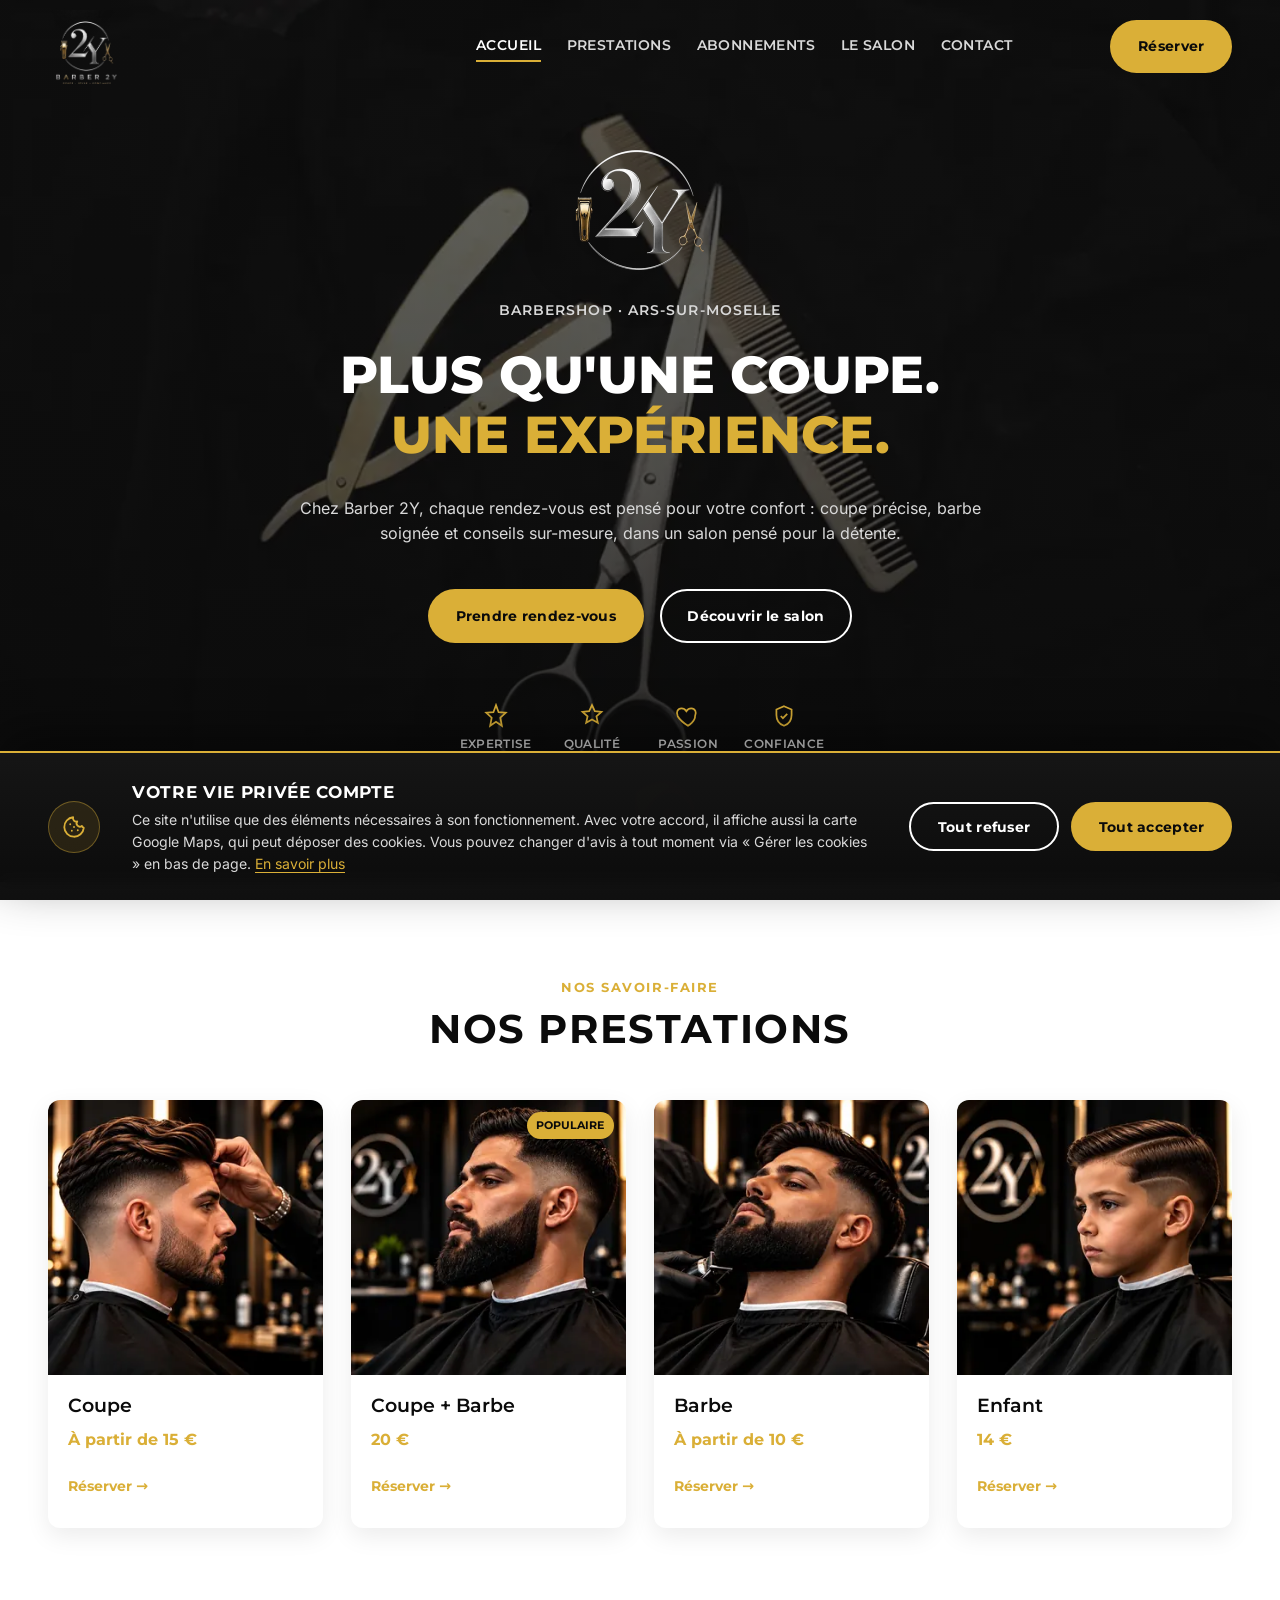
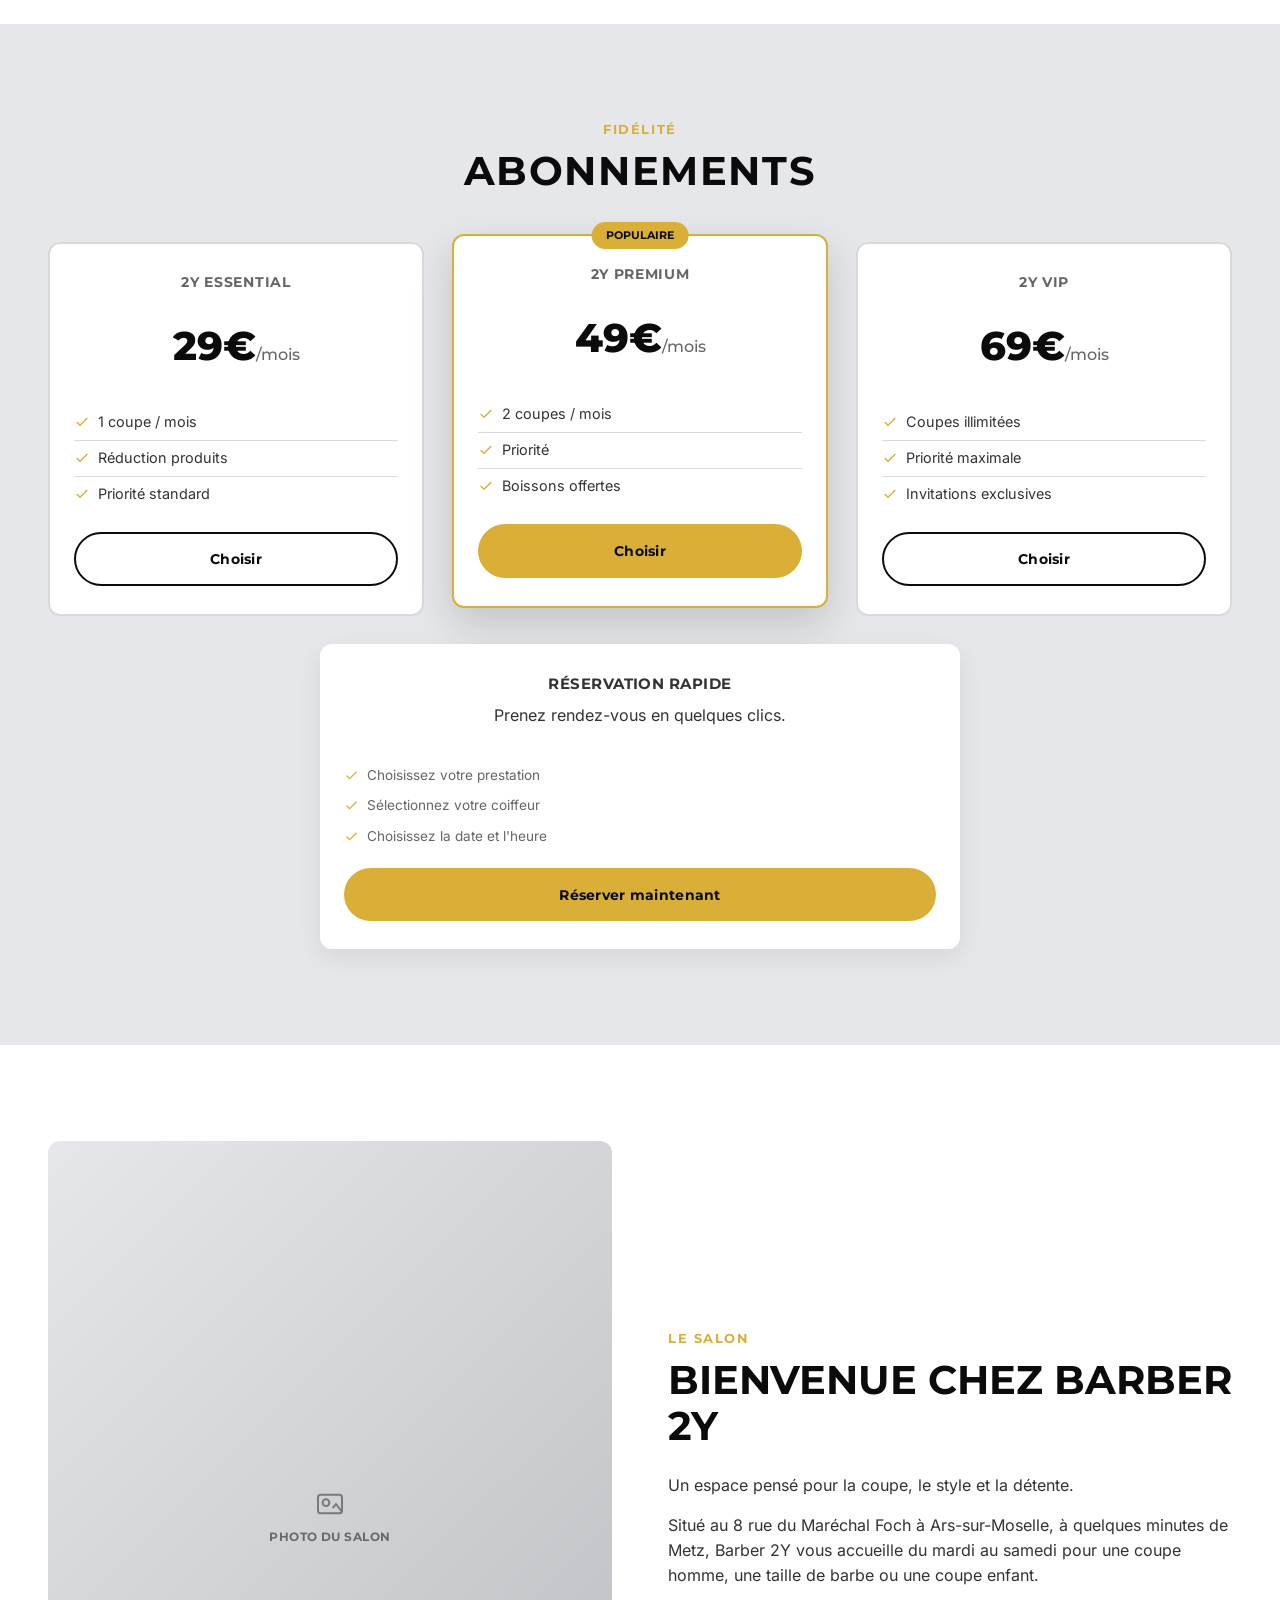
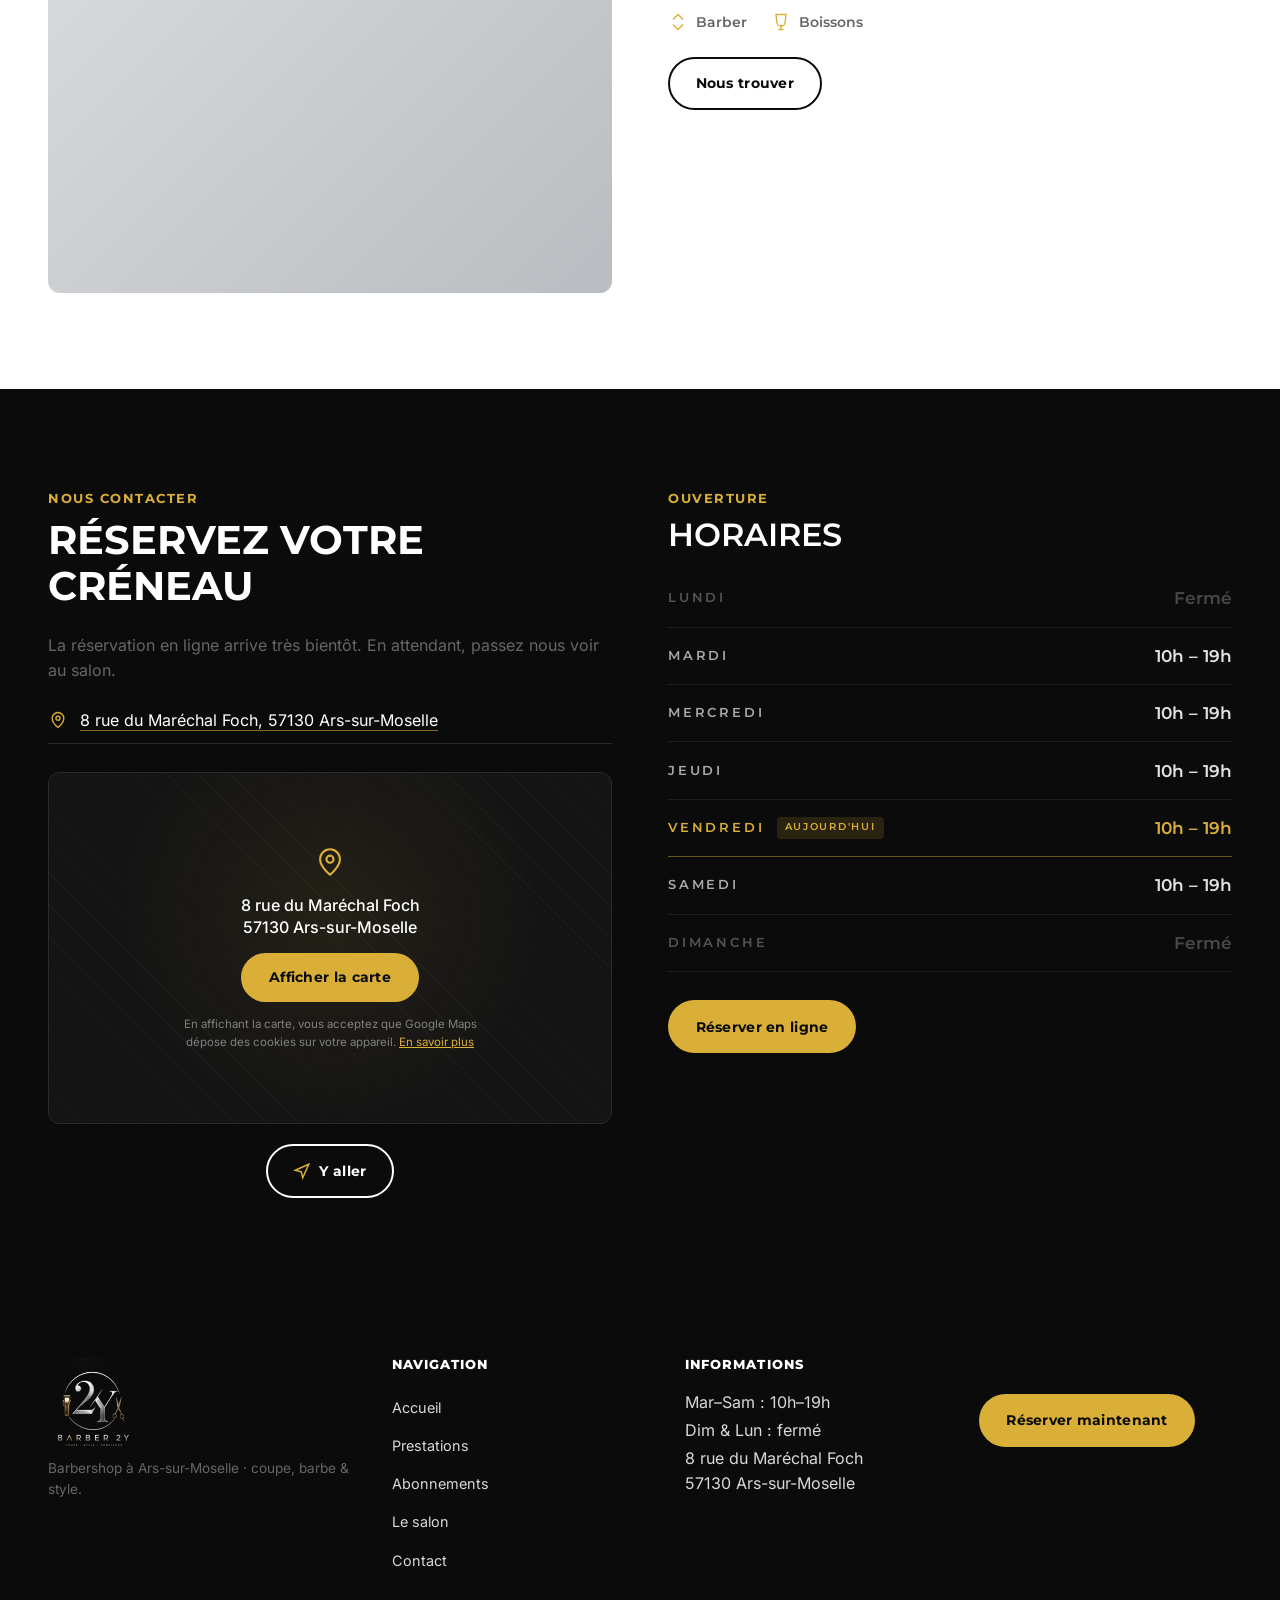
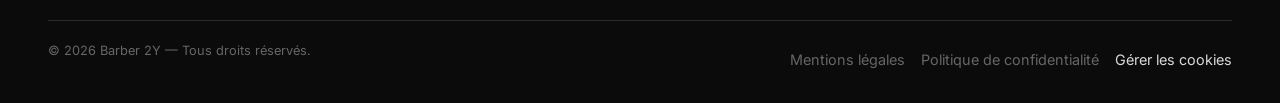
<file: index.html>
<!--
  TODO avant mise en ligne définitive (Hostinger, domaine barber2y.fr) :
  - Téléphone / email : retirer l'attribut hidden des lignes data-todo="tel" / "email" et compléter (+ "telephone" dans le JSON-LD)
  - Réseaux sociaux : renseigner SOCIAL_LINKS dans script.js (les liens et la section Instagram s'affichent seuls) + "sameAs" dans le JSON-LD
  - Planity : renseigner BOOKING_URL dans script.js (tous les liens .js-booking basculent dessus)
  - Photos : remplacer les blocs .ph (placeholders gris) par des <picture> WebP (cf. images/prestations), en gardant width/height
-->
<!doctype html>
<html lang="fr">
<head>
  <meta charset="UTF-8" />
  <meta name="viewport" content="width=device-width, initial-scale=1.0" />
  <title>Barber 2Y — Barbershop à Ars-sur-Moselle, près de Metz | Coupe &amp; barbe</title>
  <meta name="description" content="Barber 2Y, barbershop à Ars-sur-Moselle à quelques minutes de Metz : coupe homme dès 15 €, taille de barbe, coupe enfant. Ouvert du mardi au samedi, 10h–19h." />
  <meta name="author" content="Barber 2Y" />
  <meta name="robots" content="index, follow" />
  <link rel="canonical" href="https://www.barber2y.fr/" />

  <!-- Open Graph -->
  <meta property="og:type" content="website" />
  <meta property="og:url" content="https://www.barber2y.fr/" />
  <meta property="og:title" content="Barber 2Y — Barbershop à Ars-sur-Moselle" />
  <meta property="og:description" content="Plus qu'une coupe, une expérience. Coupe homme, barbe et coupe enfant à Ars-sur-Moselle, près de Metz." />
  <meta property="og:image" content="https://www.barber2y.fr/images/og-image.png" />
  <meta property="og:image:width" content="1200" />
  <meta property="og:image:height" content="630" />
  <meta property="og:image:alt" content="Barber 2Y — barbershop à Ars-sur-Moselle" />
  <meta property="og:locale" content="fr_FR" />
  <meta property="og:site_name" content="Barber 2Y" />

  <!-- Twitter Card -->
  <meta name="twitter:card" content="summary_large_image" />
  <meta name="twitter:title" content="Barber 2Y — Barbershop à Ars-sur-Moselle" />
  <meta name="twitter:description" content="Plus qu'une coupe, une expérience. Coupe homme, barbe et coupe enfant près de Metz." />
  <meta name="twitter:image" content="https://www.barber2y.fr/images/og-image.png" />

  <!-- Schema JSON-LD : commerce local -->
  <script type="application/ld+json">
  {
    "@context": "https://schema.org",
    "@type": "BarberShop",
    "@id": "https://www.barber2y.fr/#salon",
    "name": "Barber 2Y",
    "legalName": "BARBER 2Y",
    "description": "Barbershop à Ars-sur-Moselle, près de Metz : coupe homme, taille de barbe et coupe enfant.",
    "url": "https://www.barber2y.fr/",
    "logo": "https://www.barber2y.fr/images/logo/icon-512.png",
    "image": "https://www.barber2y.fr/images/og-image.png",
    "priceRange": "10 € – 20 €",
    "currenciesAccepted": "EUR",
    "address": {
      "@type": "PostalAddress",
      "streetAddress": "8 rue du Maréchal Foch",
      "addressLocality": "Ars-sur-Moselle",
      "postalCode": "57130",
      "addressRegion": "Grand Est",
      "addressCountry": "FR"
    },
    "geo": {
      "@type": "GeoCoordinates",
      "latitude": 49.0759945,
      "longitude": 6.0756545
    },
    "hasMap": "https://www.google.com/maps/search/?api=1&query=Barber+2Y+8+rue+du+Mar%C3%A9chal+Foch+57130+Ars-sur-Moselle",
    "areaServed": ["Ars-sur-Moselle", "Metz", "Jouy-aux-Arches", "Moulins-lès-Metz", "Ancy-Dornot", "Gravelotte", "Vaux"],
    "openingHoursSpecification": [
      {
        "@type": "OpeningHoursSpecification",
        "dayOfWeek": ["Tuesday", "Wednesday", "Thursday", "Friday", "Saturday"],
        "opens": "10:00",
        "closes": "19:00"
      }
    ],
    "makesOffer": [
      { "@type": "Offer", "itemOffered": { "@type": "Service", "name": "Coupe homme" }, "priceSpecification": { "@type": "PriceSpecification", "minPrice": 15, "priceCurrency": "EUR" } },
      { "@type": "Offer", "itemOffered": { "@type": "Service", "name": "Coupe + barbe" }, "price": 20, "priceCurrency": "EUR" },
      { "@type": "Offer", "itemOffered": { "@type": "Service", "name": "Taille de barbe" }, "priceSpecification": { "@type": "PriceSpecification", "minPrice": 10, "priceCurrency": "EUR" } },
      { "@type": "Offer", "itemOffered": { "@type": "Service", "name": "Coupe enfant" }, "price": 14, "priceCurrency": "EUR" }
    ]
  }
  </script>

  <!-- Favicons / PWA -->
  <link rel="icon" href="favicon.ico" sizes="32x32" />
  <link rel="apple-touch-icon" href="images/logo/apple-touch-icon.png" />
  <link rel="manifest" href="manifest.json" />
  <meta name="theme-color" content="#0b0b0b" />

  <!-- Polices -->
  <link rel="preload" href="fonts/montserrat-latin.woff2" as="font" type="font/woff2" crossorigin />
  <link rel="preload" href="fonts/inter-latin.woff2" as="font" type="font/woff2" crossorigin />

  <link rel="preload" as="image" href="images/hero-poster.webp" type="image/webp" />
  <link rel="stylesheet" href="style.css" />
</head>
<body>
  <a href="#main-content" class="skip-link">Aller au contenu</a>

  <header class="header">
    <div class="container header__inner">
      <a href="#accueil" class="brand" aria-label="Barber 2Y — accueil">
        <picture><source srcset="images/logo/logo-header-160.webp" type="image/webp" /><img class="brand__wordmark" src="images/logo/logo-header-160.png" width="153" height="160" alt="Barber 2Y" fetchpriority="high" /></picture>
        <div class="brand__popout" aria-hidden="true">
          <picture><source srcset="images/logo/emblem-264.webp" type="image/webp" /><img class="brand__badge" src="images/logo/emblem-264.png" width="264" height="264" alt="" /></picture>
          <p class="brand__name">
            <span class="brand__name-main">Barber <span class="brand__name-accent">2Y</span></span>
            <span class="brand__name-tag">Coupe &middot; Style &middot; Confiance</span>
          </p>
        </div>
      </a>

      <!-- Fond assombri derrière le menu mobile (clic = fermeture) -->
      <div class="nav-backdrop" id="nav-backdrop" hidden></div>

      <nav class="nav" id="site-nav" data-open="false" aria-label="Navigation principale">
        <div class="nav__head">
          <picture><source srcset="images/logo/emblem-264.webp" type="image/webp" /><img class="nav__logo" src="images/logo/emblem-264.png" width="264" height="264" alt="" /></picture>
          <button type="button" class="nav__close" id="nav-close" aria-label="Fermer le menu">
            <svg viewBox="0 0 24 24" fill="none" stroke="currentColor" stroke-width="2" stroke-linecap="round" aria-hidden="true"><path d="M6 6l12 12M18 6L6 18"/></svg>
          </button>
        </div>

        <a class="nav__link" href="#accueil"><span class="nav__num" aria-hidden="true">01</span>Accueil</a>
        <a class="nav__link" href="#prestations"><span class="nav__num" aria-hidden="true">02</span>Prestations</a>
        <a class="nav__link" href="#abonnements"><span class="nav__num" aria-hidden="true">03</span>Abonnements</a>
        <a class="nav__link" href="#salon"><span class="nav__num" aria-hidden="true">04</span>Le salon</a>
        <a class="nav__link" href="#contact"><span class="nav__num" aria-hidden="true">05</span>Contact</a>

        <div class="nav__foot">
          <a href="#contact" class="btn btn-primary btn-block js-booking">Réserver un créneau</a>
          <p class="nav__info">
            <svg viewBox="0 0 24 24" fill="none" stroke="currentColor" stroke-width="1.6" aria-hidden="true"><circle cx="12" cy="12" r="9"/><path d="M12 7v5l3 3"/></svg>
            Mar&ndash;Sam &middot; 10h&ndash;19h
          </p>
          <a class="nav__info nav__info--link" href="https://www.google.com/maps/dir/?api=1&amp;destination=8%20rue%20du%20Mar%C3%A9chal%20Foch%2C%2057130%20Ars-sur-Moselle" target="_blank" rel="noopener" data-directions>
            <svg viewBox="0 0 24 24" fill="none" stroke="currentColor" stroke-width="1.6" aria-hidden="true"><path d="M12 21s-7-5.6-7-11a7 7 0 0114 0c0 5.4-7 11-7 11z"/><circle cx="12" cy="10" r="2.5"/></svg>
            8 rue du Maréchal Foch, Ars-sur-Moselle
          </a>
        </div>
      </nav>

      <div class="header__actions">
        <a href="#contact" class="btn btn-primary js-booking">Réserver</a>
        <button class="nav-toggle" id="nav-toggle" aria-controls="site-nav" aria-expanded="false" aria-label="Ouvrir le menu">
          <span></span>
        </button>
      </div>
    </div>
  </header>

  <main id="main-content">
    <!-- ============ HERO ============ -->
    <section class="hero" id="accueil">
      <video class="hero__video" autoplay muted loop playsinline preload="auto" poster="images/hero-poster.webp" aria-hidden="true">
        <source src="video/hero-854.mp4" type="video/mp4" media="(max-width: 900px)" />
        <source src="video/hero-1280.mp4" type="video/mp4" />
      </video>
      <div class="hero__overlay"></div>

      <div class="hero__content">
        <picture><source srcset="images/logo/emblem-264.webp" type="image/webp" /><img class="hero__logo" src="images/logo/emblem-264.png" width="264" height="264" alt="Logo Barber 2Y" /></picture>
        <p class="hero__lead">Barbershop &middot; Ars-sur-Moselle</p>
        <h1>
          Plus qu'une coupe.
          <span class="accent">Une expérience.</span>
        </h1>
        <p>
          Chez Barber 2Y, chaque rendez-vous est pensé pour votre confort : coupe précise, barbe soignée
          et conseils sur-mesure, dans un salon pensé pour la détente.
        </p>
        <div class="hero__cta">
          <a href="#contact" class="btn btn-primary js-booking">Prendre rendez-vous</a>
          <a href="#salon" class="btn btn-outline--light">Découvrir le salon</a>
        </div>
        <div class="hero__badges">
          <div class="hero__badge">
            <svg viewBox="0 0 24 24" fill="none" stroke="currentColor" stroke-width="1.6"><path d="M12 2l2.4 6.5L21 9l-5 4.6L17.4 21 12 17.3 6.6 21 8 13.6 3 9l6.6-.5z"/></svg>
            Expertise
          </div>
          <div class="hero__badge">
            <svg viewBox="0 0 24 24" fill="none" stroke="currentColor" stroke-width="1.6"><path d="M12 2l2.6 5.6 6.1.6-4.6 4.1 1.3 6-5.4-3.1-5.4 3.1 1.3-6-4.6-4.1 6.1-.6z"/></svg>
            Qualité
          </div>
          <div class="hero__badge">
            <svg viewBox="0 0 24 24" fill="none" stroke="currentColor" stroke-width="1.6"><path d="M12 21s-7-4.35-9.5-8.8C.7 8.6 2.4 5 6 5c2 0 3.5 1.1 4.5 2.6C11.5 6.1 13 5 15 5c3.6 0 5.3 3.6 3.5 7.2C19 16.65 12 21 12 21z"/></svg>
            Passion
          </div>
          <div class="hero__badge">
            <svg viewBox="0 0 24 24" fill="none" stroke="currentColor" stroke-width="1.6"><path d="M12 3l7 3v5c0 4.8-3 8.6-7 10-4-1.4-7-5.2-7-10V6z"/><path d="M9 12l2 2 4-4"/></svg>
            Confiance
          </div>
        </div>
      </div>

      <a href="#prestations" class="hero__scroll-cue" aria-label="Défiler vers les prestations">
        <svg viewBox="0 0 24 24" fill="none" stroke="currentColor" stroke-width="2.4" stroke-linecap="round" stroke-linejoin="round"><path d="M6 9l6 6 6-6"/></svg>
      </a>
    </section>

    <!-- ============ PRESTATIONS ============ -->
    <section class="section" id="prestations">
      <div class="container">
        <p class="eyebrow" style="text-align:center; display:block;">Nos savoir-faire</p>
        <h2 class="section-title">Nos prestations</h2>

        <div class="grid grid--4">
          <article class="card">
            <picture>
              <source type="image/webp" srcset="images/prestations/coupe-480.webp 480w, images/prestations/coupe-800.webp 800w" sizes="(max-width: 600px) 92vw, (max-width: 1100px) 46vw, 300px" />
              <img class="card__img" src="images/prestations/coupe-800.jpg" width="800" height="533" alt="Coupe homme dégradée réalisée chez Barber 2Y à Ars-sur-Moselle" loading="lazy" decoding="async" />
            </picture>
            <div class="card__body">
              <h3>Coupe</h3>
              <p class="card__price">À partir de 15 €</p>
              <a href="#contact" class="btn-link js-booking">Réserver →</a>
            </div>
          </article>

          <article class="card">
            <span class="card__badge">Populaire</span>
            <picture>
              <source type="image/webp" srcset="images/prestations/coupe-barbe-480.webp 480w, images/prestations/coupe-barbe-800.webp 800w" sizes="(max-width: 600px) 92vw, (max-width: 1100px) 46vw, 300px" />
              <img class="card__img" src="images/prestations/coupe-barbe-800.jpg" width="800" height="533" alt="Coupe et taille de barbe réalisées chez Barber 2Y" loading="lazy" decoding="async" />
            </picture>
            <div class="card__body">
              <h3>Coupe + Barbe</h3>
              <p class="card__price">20 €</p>
              <a href="#contact" class="btn-link js-booking">Réserver →</a>
            </div>
          </article>

          <article class="card">
            <picture>
              <source type="image/webp" srcset="images/prestations/barbe-480.webp 480w, images/prestations/barbe-800.webp 800w" sizes="(max-width: 600px) 92vw, (max-width: 1100px) 46vw, 300px" />
              <img class="card__img" src="images/prestations/barbe-800.jpg" width="800" height="533" alt="Taille de barbe réalisée chez Barber 2Y" loading="lazy" decoding="async" />
            </picture>
            <div class="card__body">
              <h3>Barbe</h3>
              <p class="card__price">À partir de 10 €</p>
              <a href="#contact" class="btn-link js-booking">Réserver →</a>
            </div>
          </article>

          <article class="card">
            <picture>
              <source type="image/webp" srcset="images/prestations/coupe-enfant-480.webp 480w, images/prestations/coupe-enfant-800.webp 800w" sizes="(max-width: 600px) 92vw, (max-width: 1100px) 46vw, 300px" />
              <img class="card__img" src="images/prestations/coupe-enfant-800.jpg" width="800" height="533" alt="Coupe enfant réalisée chez Barber 2Y" loading="lazy" decoding="async" />
            </picture>
            <div class="card__body">
              <h3>Enfant</h3>
              <p class="card__price">14 €</p>
              <a href="#contact" class="btn-link js-booking">Réserver →</a>
            </div>
          </article>
        </div>
      </div>
    </section>

    <!-- ============ ABONNEMENTS ============ -->
    <section class="section section--alt" id="abonnements">
      <div class="container">
        <p class="eyebrow" style="text-align:center; display:block;">Fidélité</p>
        <h2 class="section-title">Abonnements</h2>

        <div class="grid grid--3">
          <div class="pricing-card">
            <p class="pricing-card__name">2Y Essential</p>
            <p class="pricing-card__price">29€<span>/mois</span></p>
            <ul class="pricing-card__features">
              <li><svg viewBox="0 0 24 24" fill="none" stroke="currentColor" stroke-width="2"><path d="M20 6L9 17l-5-5"/></svg> 1 coupe / mois</li>
              <li><svg viewBox="0 0 24 24" fill="none" stroke="currentColor" stroke-width="2"><path d="M20 6L9 17l-5-5"/></svg> Réduction produits</li>
              <li><svg viewBox="0 0 24 24" fill="none" stroke="currentColor" stroke-width="2"><path d="M20 6L9 17l-5-5"/></svg> Priorité standard</li>
            </ul>
            <a href="#contact" class="btn btn-outline btn-block js-booking">Choisir</a>
          </div>

          <div class="pricing-card pricing-card--featured">
            <span class="pricing-card__badge">Populaire</span>
            <p class="pricing-card__name">2Y Premium</p>
            <p class="pricing-card__price">49€<span>/mois</span></p>
            <ul class="pricing-card__features">
              <li><svg viewBox="0 0 24 24" fill="none" stroke="currentColor" stroke-width="2"><path d="M20 6L9 17l-5-5"/></svg> 2 coupes / mois</li>
              <li><svg viewBox="0 0 24 24" fill="none" stroke="currentColor" stroke-width="2"><path d="M20 6L9 17l-5-5"/></svg> Priorité</li>
              <li><svg viewBox="0 0 24 24" fill="none" stroke="currentColor" stroke-width="2"><path d="M20 6L9 17l-5-5"/></svg> Boissons offertes</li>
            </ul>
            <a href="#contact" class="btn btn-primary btn-block js-booking">Choisir</a>
          </div>

          <div class="pricing-card">
            <p class="pricing-card__name">2Y VIP</p>
            <p class="pricing-card__price">69€<span>/mois</span></p>
            <ul class="pricing-card__features">
              <li><svg viewBox="0 0 24 24" fill="none" stroke="currentColor" stroke-width="2"><path d="M20 6L9 17l-5-5"/></svg> Coupes illimitées</li>
              <li><svg viewBox="0 0 24 24" fill="none" stroke="currentColor" stroke-width="2"><path d="M20 6L9 17l-5-5"/></svg> Priorité maximale</li>
              <li><svg viewBox="0 0 24 24" fill="none" stroke="currentColor" stroke-width="2"><path d="M20 6L9 17l-5-5"/></svg> Invitations exclusives</li>
            </ul>
            <a href="#contact" class="btn btn-outline btn-block js-booking">Choisir</a>
          </div>
        </div>

        <div style="margin: 1.75rem auto 0; max-width: 640px;">


          <div class="util-card">
            <p class="util-card__title">Réservation rapide</p>
            <p>Prenez rendez-vous en quelques clics.</p>
            <ul class="util-card__list">
              <li><svg viewBox="0 0 24 24" fill="none" stroke="currentColor" stroke-width="2"><path d="M20 6L9 17l-5-5"/></svg> Choisissez votre prestation</li>
              <li><svg viewBox="0 0 24 24" fill="none" stroke="currentColor" stroke-width="2"><path d="M20 6L9 17l-5-5"/></svg> Sélectionnez votre coiffeur</li>
              <li><svg viewBox="0 0 24 24" fill="none" stroke="currentColor" stroke-width="2"><path d="M20 6L9 17l-5-5"/></svg> Choisissez la date et l'heure</li>
            </ul>
            <a href="#contact" class="btn btn-primary btn-block js-booking">Réserver maintenant</a>
          </div>
        </div>
      </div>
    </section>

    <!-- ============ LE SALON ============ -->
    <section class="section" id="salon">
      <div class="container salon">
        <div class="ph ph--tall" role="img" aria-label="Photo du salon Barber 2Y" data-todo="photo">
          <svg viewBox="0 0 24 24" fill="none" stroke="currentColor" stroke-width="1.5"><rect x="3" y="5" width="18" height="14" rx="2"/><circle cx="9" cy="11" r="2.5"/><path d="M14 15l2.5-3 4.5 6"/></svg>
          <span>Photo du salon</span>
        </div>
        <div>
          <p class="eyebrow">Le salon</p>
          <h2 style="font-size: clamp(1.75rem, 4vw, 2.5rem); text-transform: uppercase;">
            Bienvenue chez Barber 2Y
          </h2>
          <p>Un espace pensé pour la coupe, le style et la détente.</p>
          <p>
            Situé au 8 rue du Maréchal Foch à Ars-sur-Moselle, à quelques minutes de Metz, Barber 2Y vous
            accueille du mardi au samedi pour une coupe homme, une taille de barbe ou une coupe enfant.
          </p>
          <div class="salon__perks">
            <span class="salon__perk"><svg viewBox="0 0 24 24" fill="none" stroke="currentColor" stroke-width="1.6"><path d="M6 9l6-6 6 6M6 15l6 6 6-6"/></svg> Barber</span>
            <span class="salon__perk"><svg viewBox="0 0 24 24" fill="none" stroke="currentColor" stroke-width="1.6"><path d="M6 3h12l-1 9a5 5 0 01-10 0z"/><path d="M9 21h6M12 15v6"/></svg> Boissons</span>
          </div>
          <a href="#contact" class="btn btn-outline">Nous trouver</a>
        </div>
      </div>
    </section>

    <!-- ============ PRODUITS (masqué — à réactiver plus tard avec Stripe) ============
    <section class="section section--alt">
      <div class="container">
        <h2 class="section-title">Produits</h2>
        <div class="grid grid--4">
          <div class="product-card">
            <div class="ph ph--square" role="img" aria-label="Photo produit cire coiffante" data-todo="photo">
              <svg viewBox="0 0 24 24" fill="none" stroke="currentColor" stroke-width="1.5"><rect x="7" y="3" width="10" height="18" rx="2"/><path d="M10 3V1h4v2"/></svg>
              <span>Photo</span>
            </div>
            <div class="product-card__body">
              <h3>Cire coiffante</h3>
              <p class="product-card__price">18,90 €</p>
              <a href="#contact" class="btn-link">Acheter →</a>
            </div>
          </div>
          <div class="product-card">
            <div class="ph ph--square" role="img" aria-label="Photo produit huile à barbe" data-todo="photo">
              <svg viewBox="0 0 24 24" fill="none" stroke="currentColor" stroke-width="1.5"><rect x="7" y="3" width="10" height="18" rx="2"/><path d="M10 3V1h4v2"/></svg>
              <span>Photo</span>
            </div>
            <div class="product-card__body">
              <h3>Huile à barbe</h3>
              <p class="product-card__price">24,90 €</p>
              <a href="#contact" class="btn-link">Acheter →</a>
            </div>
          </div>
          <div class="product-card">
            <div class="ph ph--square" role="img" aria-label="Photo produit parfum 2Y" data-todo="photo">
              <svg viewBox="0 0 24 24" fill="none" stroke="currentColor" stroke-width="1.5"><rect x="7" y="3" width="10" height="18" rx="2"/><path d="M10 3V1h4v2"/></svg>
              <span>Photo</span>
            </div>
            <div class="product-card__body">
              <h3>Parfum 2Y</h3>
              <p class="product-card__price">49,90 €</p>
              <a href="#contact" class="btn-link">Acheter →</a>
            </div>
          </div>
          <div class="product-card">
            <div class="ph ph--square" role="img" aria-label="Photo produit shampooing" data-todo="photo">
              <svg viewBox="0 0 24 24" fill="none" stroke="currentColor" stroke-width="1.5"><rect x="7" y="3" width="10" height="18" rx="2"/><path d="M10 3V1h4v2"/></svg>
              <span>Photo</span>
            </div>
            <div class="product-card__body">
              <h3>Shampooing</h3>
              <p class="product-card__price">14,90 €</p>
              <a href="#contact" class="btn-link">Acheter →</a>
            </div>
          </div>
        </div>
      </div>
    </section>
    ============ FIN PRODUITS -->


    <!-- ============ SOCIAL (s'affiche dès que SOCIAL_LINKS.instagram est renseigné dans script.js) ============ -->
    <section class="section section--alt" id="social" data-social-section hidden>
      <div class="container">
        <h2 class="section-title" style="margin-bottom: 0.75rem;">Suivez l'expérience 2Y</h2>
        <p style="text-align:center; margin: 0 0 clamp(1.5rem, 4vw, 2.5rem); color:var(--text-muted);">Instagram &middot; TikTok</p>
        <div class="social-grid">
          <div class="ph ph--square" role="img" aria-label="Photo Instagram Barber 2Y" data-todo="photo"><span>Photo</span></div>
          <div class="ph ph--square" role="img" aria-label="Photo Instagram Barber 2Y" data-todo="photo"><span>Photo</span></div>
          <div class="ph ph--square" role="img" aria-label="Photo Instagram Barber 2Y" data-todo="photo"><span>Photo</span></div>
          <div class="ph ph--square" role="img" aria-label="Photo Instagram Barber 2Y" data-todo="photo"><span>Photo</span></div>
        </div>
        <p style="text-align:center; margin-top:2rem;">
          <a href="#" data-social="instagram" class="btn btn-outline" target="_blank" rel="noopener">Voir plus sur Instagram</a>
        </p>
      </div>
    </section>

    <!-- ============ CONTACT ============ -->
    <section class="section section--dark" id="contact">
      <div class="container contact">
        <div>
          <p class="eyebrow">Nous contacter</p>
          <h2 style="font-size: clamp(1.75rem, 4vw, 2.5rem); text-transform: uppercase;">Réservez votre créneau</h2>
          <p style="color: var(--text-muted);" data-booking-pending>
            La réservation en ligne arrive très bientôt. En attendant, passez nous voir au salon.
          </p>
          <ul class="contact__infos">
            <li>
              <svg viewBox="0 0 24 24" fill="none" stroke="currentColor" stroke-width="1.6"><path d="M12 21s-7-5.6-7-11a7 7 0 0114 0c0 5.4-7 11-7 11z"/><circle cx="12" cy="10" r="2.5"/></svg>
              <a class="contact__address" href="https://www.google.com/maps/dir/?api=1&amp;destination=8%20rue%20du%20Mar%C3%A9chal%20Foch%2C%2057130%20Ars-sur-Moselle" target="_blank" rel="noopener" data-directions aria-label="Itinéraire vers Barber 2Y, 8 rue du Maréchal Foch, 57130 Ars-sur-Moselle">8 rue du Maréchal Foch, 57130 Ars-sur-Moselle</a>
            </li>
            <!-- TODO : retirer hidden + mettre le numéro (lien tel:) -->
            <li data-todo="tel" hidden>
              <svg viewBox="0 0 24 24" fill="none" stroke="currentColor" stroke-width="1.6"><path d="M22 16.9v3a2 2 0 01-2.2 2 19.8 19.8 0 01-8.6-3.1 19.5 19.5 0 01-6-6A19.8 19.8 0 012.1 4.2 2 2 0 014.1 2h3a2 2 0 012 1.7c.1.9.3 1.8.6 2.7a2 2 0 01-.5 2.1L8 9.7a16 16 0 006 6l1.2-1.2a2 2 0 012.1-.5c.9.3 1.8.5 2.7.6a2 2 0 011.7 2z"/></svg>
              <span>[Téléphone à compléter]</span>
            </li>
            <!-- TODO : retirer hidden + mettre l'email (lien mailto:) -->
            <li data-todo="email" hidden>
              <svg viewBox="0 0 24 24" fill="none" stroke="currentColor" stroke-width="1.6"><rect x="3" y="5" width="18" height="14" rx="2"/><path d="M3 7l9 6 9-6"/></svg>
              <span>[Email à compléter]</span>
            </li>
          </ul>

          <!-- Carte : l'iframe Google Maps n'est chargée qu'après consentement (bandeau cookies ou clic) -->
          <div class="map">
            <div class="map__frame" id="map-frame" data-map-src="https://maps.google.com/maps?q=8%20rue%20du%20Mar%C3%A9chal%20Foch%2C%2057130%20Ars-sur-Moselle&amp;z=17&amp;output=embed">
              <div class="map__placeholder">
                <svg viewBox="0 0 24 24" fill="none" stroke="currentColor" stroke-width="1.5" aria-hidden="true"><path d="M12 21s-7-5.6-7-11a7 7 0 0114 0c0 5.4-7 11-7 11z"/><circle cx="12" cy="10" r="2.5"/></svg>
                <p class="map__address">8 rue du Maréchal Foch<br />57130 Ars-sur-Moselle</p>
                <button type="button" class="btn btn-primary" id="map-load">Afficher la carte</button>
                <p class="map__note">
                  En affichant la carte, vous acceptez que Google Maps dépose des cookies sur votre appareil.
                  <a href="confidentialite.html#cookies">En savoir plus</a>
                </p>
              </div>
            </div>
            <a class="btn btn-outline--light map__go" href="https://www.google.com/maps/dir/?api=1&amp;destination=8%20rue%20du%20Mar%C3%A9chal%20Foch%2C%2057130%20Ars-sur-Moselle" target="_blank" rel="noopener" data-directions>
              <svg viewBox="0 0 24 24" fill="none" stroke="currentColor" stroke-width="2" aria-hidden="true"><path d="M3 11l18-8-8 18-2-8z"/></svg>
              Y aller
            </a>
          </div>
        </div>

        <div class="hours">
          <p class="eyebrow">Ouverture</p>
          <h3 class="hours__title">Horaires</h3>
          <ul class="hours__list" id="hours-list">
            <li data-day="1" data-closed="true"><span class="hours__day">Lundi</span><span class="hours__time">Fermé</span></li>
            <li data-day="2"><span class="hours__day">Mardi</span><span class="hours__time">10h &ndash; 19h</span></li>
            <li data-day="3"><span class="hours__day">Mercredi</span><span class="hours__time">10h &ndash; 19h</span></li>
            <li data-day="4"><span class="hours__day">Jeudi</span><span class="hours__time">10h &ndash; 19h</span></li>
            <li data-day="5"><span class="hours__day">Vendredi</span><span class="hours__time">10h &ndash; 19h</span></li>
            <li data-day="6"><span class="hours__day">Samedi</span><span class="hours__time">10h &ndash; 19h</span></li>
            <li data-day="0" data-closed="true"><span class="hours__day">Dimanche</span><span class="hours__time">Fermé</span></li>
          </ul>
          <a href="#contact" class="btn btn-primary js-booking">Réserver en ligne</a>
        </div>
      </div>
    </section>
  </main>

  <footer class="footer">
    <div class="container">
      <div class="footer__grid">
        <div class="footer__brand">
          <picture><source srcset="images/logo/logo-header-160.webp" type="image/webp" /><img src="images/logo/logo-header-160.png" width="153" height="160" alt="Barber 2Y" loading="lazy" /></picture>
          <p style="font-size:0.85rem; color: var(--text-muted);">Barbershop à Ars-sur-Moselle &middot; coupe, barbe &amp; style.</p>
        </div>
        <div>
          <h4>Navigation</h4>
          <ul>
            <li><a href="#accueil">Accueil</a></li>
            <li><a href="#prestations">Prestations</a></li>
            <li><a href="#abonnements">Abonnements</a></li>
            <li><a href="#salon">Le salon</a></li>
            <li><a href="#contact">Contact</a></li>
          </ul>
        </div>
        <div>
          <h4>Informations</h4>
          <ul>
            <li>Mar&ndash;Sam : 10h&ndash;19h</li>
            <li>Dim &amp; Lun : fermé</li>
            <li>8 rue du Maréchal Foch<br />57130 Ars-sur-Moselle</li>
            <li data-todo="tel" hidden>[Téléphone à compléter]</li>
          </ul>
        </div>
        <div>
          <h4 data-social-section hidden>Suivez-nous</h4>
          <div class="footer__social">
            <a href="#" data-social="instagram" aria-label="Barber 2Y sur Instagram" target="_blank" rel="noopener" hidden>
              <svg viewBox="0 0 24 24" fill="none" stroke="currentColor" stroke-width="1.6"><rect x="3" y="3" width="18" height="18" rx="5"/><circle cx="12" cy="12" r="4"/><circle cx="17.5" cy="6.5" r="1"/></svg>
            </a>
            <a href="#" data-social="tiktok" aria-label="Barber 2Y sur TikTok" target="_blank" rel="noopener" hidden>
              <svg viewBox="0 0 24 24" fill="none" stroke="currentColor" stroke-width="1.6"><path d="M14 3v11.5a3.5 3.5 0 11-3-3.46"/><path d="M14 3a5 5 0 005 5"/></svg>
            </a>
            <a href="#" data-social="facebook" aria-label="Barber 2Y sur Facebook" target="_blank" rel="noopener" hidden>
              <svg viewBox="0 0 24 24" fill="none" stroke="currentColor" stroke-width="1.6"><path d="M14 9h3V5h-3a4 4 0 00-4 4v2H7v4h3v6h4v-6h3l1-4h-4v-2a1 1 0 011-1z"/></svg>
            </a>
          </div>
          <a href="#contact" class="btn btn-primary js-booking" style="margin-top:1.25rem;">Réserver maintenant</a>
        </div>
      </div>

      <div class="footer__bottom">
        <p>&copy; <span id="year">2026</span> Barber 2Y &mdash; Tous droits réservés.</p>
        <div class="legal-links">
          <a href="mentions-legales.html">Mentions légales</a>
          <a href="confidentialite.html">Politique de confidentialité</a>
          <button type="button" class="legal-links__btn" data-cookie-settings>Gérer les cookies</button>
        </div>
      </div>
    </div>
  </footer>

  <div class="cookie-banner" id="cookie-banner" role="dialog" aria-labelledby="cookie-title" aria-describedby="cookie-desc" hidden>
    <div class="cookie-banner__inner">
      <span class="cookie-banner__icon" aria-hidden="true">
        <svg viewBox="0 0 24 24" fill="none" stroke="currentColor" stroke-width="1.7" stroke-linecap="round" stroke-linejoin="round"><path d="M21 12.8A9 9 0 1111.2 3a3 3 0 003.8 3.8 3 3 0 004.2 4.2 3 3 0 001.8 1.8z"/><path d="M8.5 9.5h.01M15.5 15h.01M10 15.5h.01M12 12h.01"/></svg>
      </span>
      <div class="cookie-banner__text">
        <p class="cookie-banner__title" id="cookie-title">Votre vie privée compte</p>
        <p id="cookie-desc">
          Ce site n'utilise que des éléments nécessaires à son fonctionnement. Avec votre accord, il affiche aussi
          la carte Google Maps, qui peut déposer des cookies. Vous pouvez changer d'avis à tout moment via
          « Gérer les cookies » en bas de page.
          <a href="confidentialite.html#cookies">En savoir plus</a>
        </p>
      </div>
      <div class="cookie-banner__actions">
        <button class="btn btn-outline--light" id="cookie-refuse" type="button">Tout refuser</button>
        <button class="btn btn-primary" id="cookie-accept" type="button">Tout accepter</button>
      </div>
    </div>
  </div>

  <!-- Choix de l'application d'itinéraire -->
  <dialog class="directions" id="directions-dialog" aria-labelledby="directions-title">
    <p class="eyebrow">Itinéraire</p>
    <h2 class="directions__title" id="directions-title">Aller chez Barber 2Y</h2>
    <p class="directions__addr">8 rue du Maréchal Foch, 57130 Ars-sur-Moselle</p>
    <div class="directions__apps">
      <a class="directions__app" href="https://www.google.com/maps/dir/?api=1&amp;destination=8%20rue%20du%20Mar%C3%A9chal%20Foch%2C%2057130%20Ars-sur-Moselle" target="_blank" rel="noopener">
        <span class="directions__icon directions__icon--gmaps" aria-hidden="true">
          <svg viewBox="0 0 24 24"><path fill="#EA4335" d="M12 2a7 7 0 00-7 7c0 5.2 7 13 7 13s7-7.8 7-13a7 7 0 00-7-7zm0 9.5A2.5 2.5 0 1112 6.5a2.5 2.5 0 010 5z"/></svg>
        </span>
        Google Maps
      </a>
      <a class="directions__app" href="https://waze.com/ul?ll=49.0759945%2C6.0756545&amp;navigate=yes" target="_blank" rel="noopener">
        <span class="directions__icon directions__icon--waze" aria-hidden="true">
          <svg viewBox="0 0 24 24" fill="none" stroke="#0b0b0b" stroke-width="1.8" stroke-linecap="round"><path d="M5 16.5c-1.6-.3-2.6-1.4-2.3-2.4.9-.2 1.5-1 1.5-2.4C4.2 7.4 7.8 4 12.3 4S20.8 7.3 20.8 11.4c0 3.6-2.6 6.2-6.5 6.6"/><circle cx="7.5" cy="18.5" r="1.8"/><circle cx="15.5" cy="18.5" r="1.8"/><path d="M10 9.5h.01M15 9.5h.01M10 13c1.2 1.1 3 1.1 4.2 0"/></svg>
        </span>
        Waze
      </a>
      <a class="directions__app" href="https://maps.apple.com/?daddr=8%20rue%20du%20Mar%C3%A9chal%20Foch%2C%2057130%20Ars-sur-Moselle&amp;dirflg=d" target="_blank" rel="noopener">
        <span class="directions__icon directions__icon--apple" aria-hidden="true">
          <svg viewBox="0 0 24 24" fill="none" stroke="#fff" stroke-width="2" stroke-linejoin="round"><path d="M3 11l18-8-8 18-2-8z"/></svg>
        </span>
        Plans (Apple)
      </a>
    </div>
    <button type="button" class="btn btn-outline--light btn-block" data-directions-close>Annuler</button>
  </dialog>

  <button id="back-to-top" class="back-to-top" type="button" aria-label="Retour en haut de la page">
    <svg viewBox="0 0 24 24" fill="none" stroke="currentColor" stroke-width="2.2" stroke-linecap="round" stroke-linejoin="round">
      <path d="M12 19V5M5 12l7-7 7 7" />
    </svg>
  </button>

  <script src="script.js"></script>
</body>
</html>
</file>
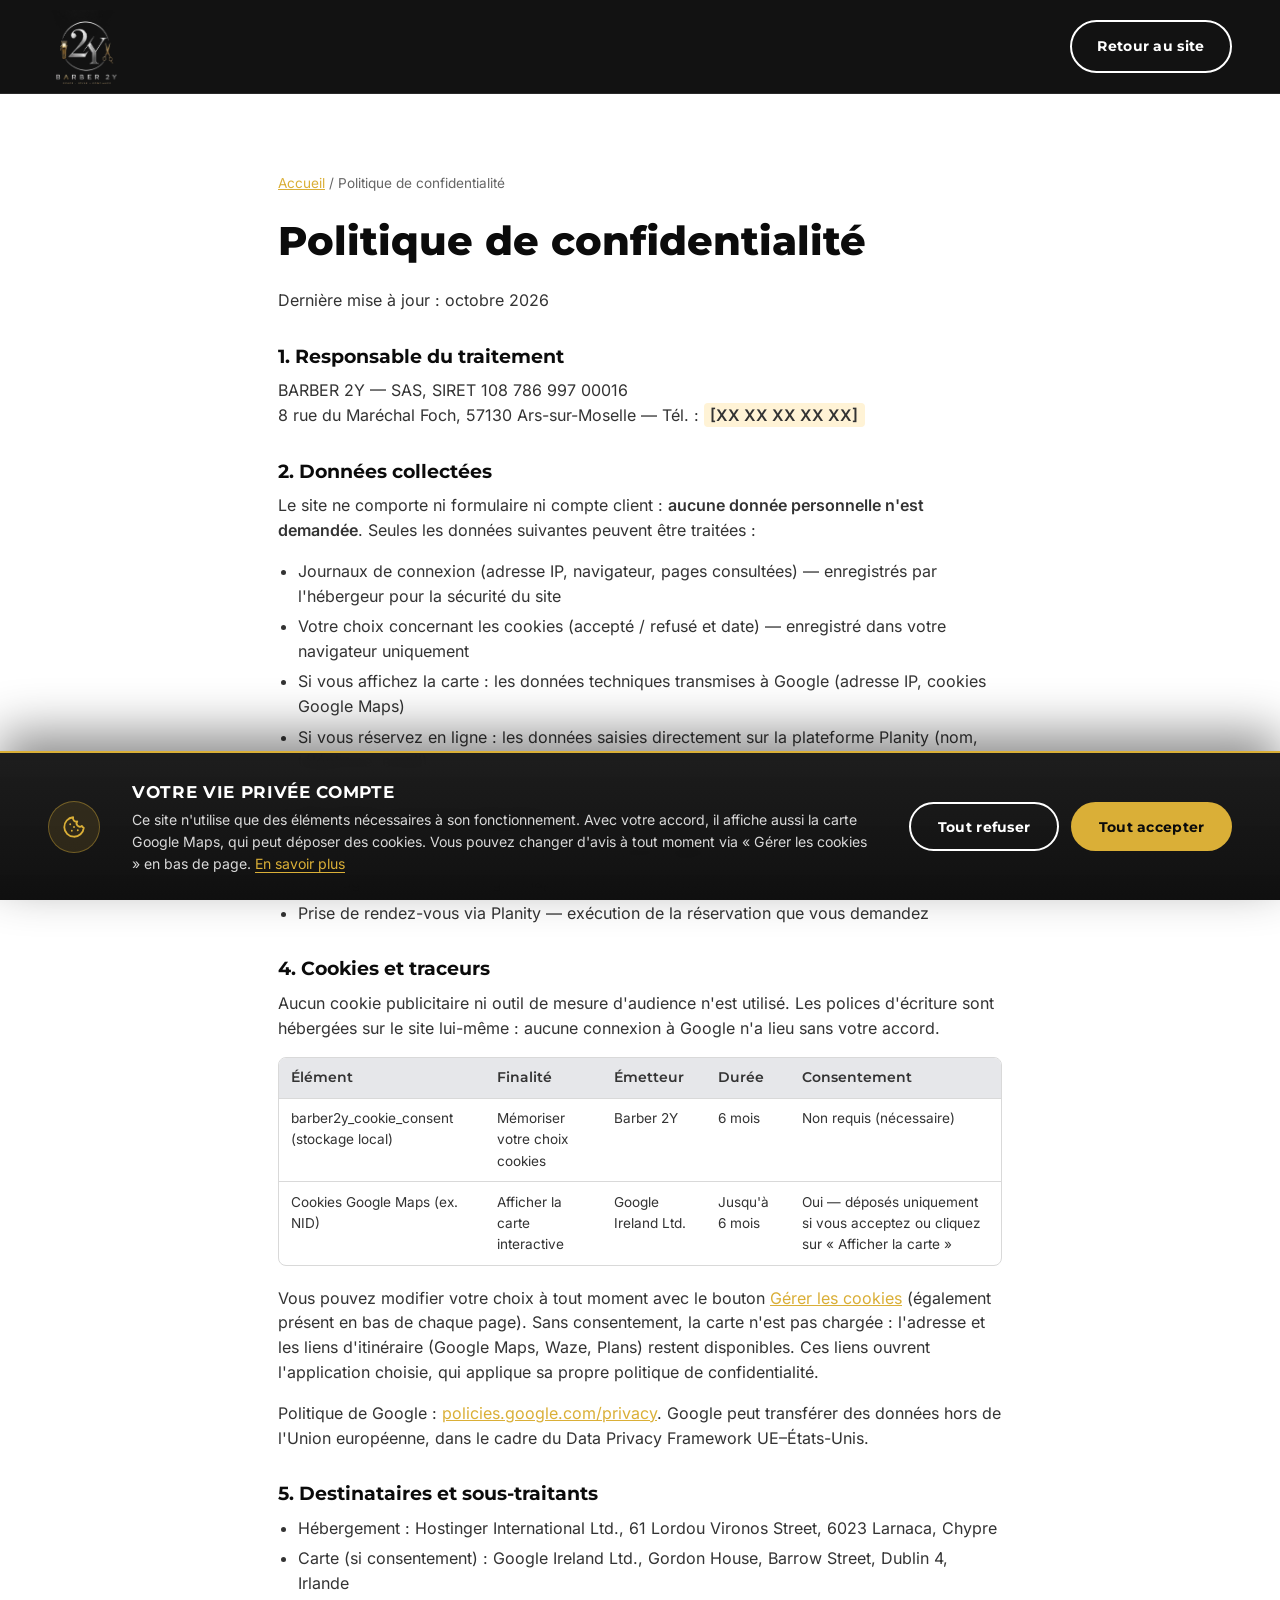
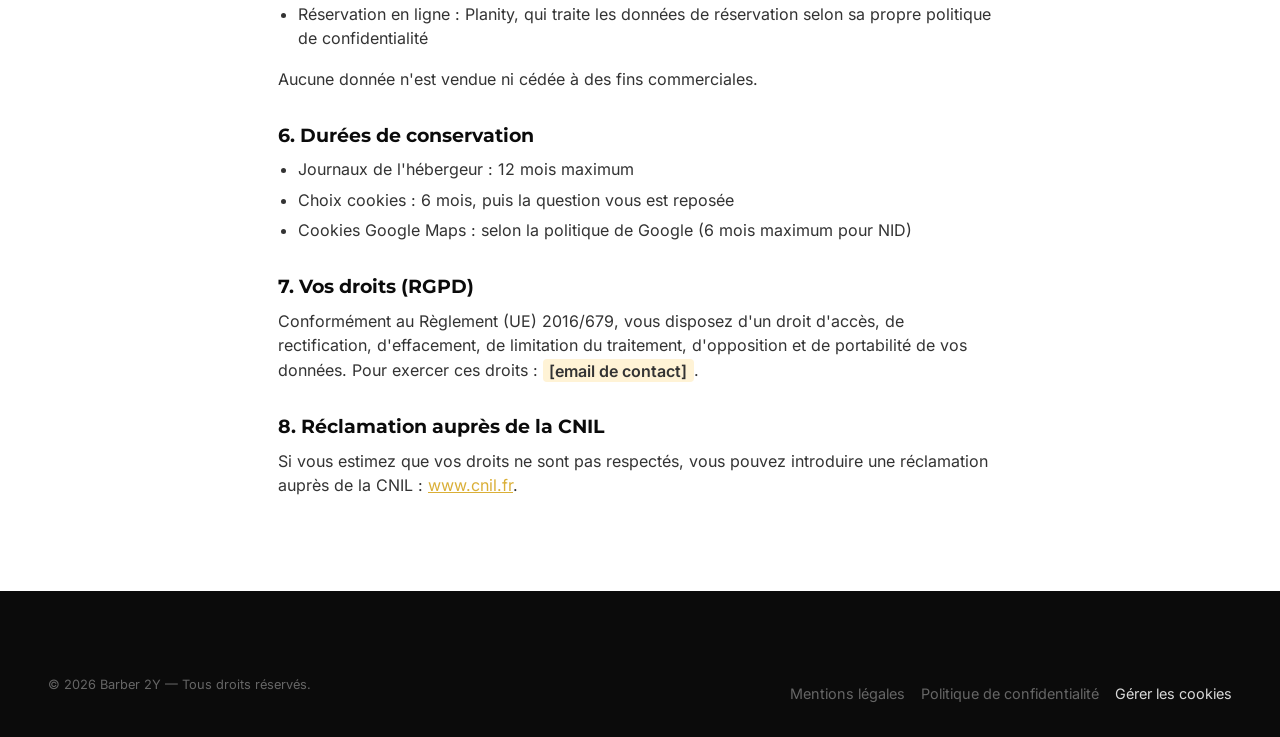
<file: confidentialite.html>
<!doctype html>
<html lang="fr">
<head>
  <meta charset="UTF-8" />
  <meta name="viewport" content="width=device-width, initial-scale=1.0" />
  <title>Politique de confidentialité — Barber 2Y</title>
  <meta name="description" content="Politique de confidentialité et de protection des données personnelles du site Barber 2Y, conforme au RGPD." />
  <meta name="robots" content="index, follow" />
  <link rel="canonical" href="https://www.barber2y.fr/confidentialite.html" />
  <link rel="icon" href="favicon.ico" sizes="32x32" />
  <link rel="manifest" href="manifest.json" />
  <meta name="theme-color" content="#0b0b0b" />
  <link rel="preload" href="fonts/montserrat-latin.woff2" as="font" type="font/woff2" crossorigin />
  <link rel="preload" href="fonts/inter-latin.woff2" as="font" type="font/woff2" crossorigin />
  <link rel="stylesheet" href="style.css" />
</head>
<body>
  <header class="header">
    <div class="container header__inner">
      <a href="index.html" class="brand" aria-label="Barber 2Y — accueil">
        <picture><source srcset="images/logo/logo-header-160.webp" type="image/webp" /><img class="brand__wordmark" src="images/logo/logo-header-160.png" width="153" height="160" alt="Barber 2Y" /></picture>
      </a>
      <a href="index.html" class="btn btn-outline--light">Retour au site</a>
    </div>
  </header>

  <main class="legal-page">
    <p class="breadcrumb"><a href="index.html">Accueil</a> / Politique de confidentialité</p>
    <h1>Politique de confidentialité</h1>
    <p>Dernière mise à jour : octobre 2026</p>

    <h2>1. Responsable du traitement</h2>
    <p>
      BARBER 2Y — SAS,
      SIRET 108 786 997 00016<br />
      8 rue du Maréchal Foch, 57130 Ars-sur-Moselle — Tél. : <span class="placeholder">[XX XX XX XX XX]</span>
    </p>

    <h2>2. Données collectées</h2>
    <p>
      Le site ne comporte ni formulaire ni compte client : <strong>aucune donnée personnelle n'est
      demandée</strong>. Seules les données suivantes peuvent être traitées :
    </p>
    <ul>
      <li>Journaux de connexion (adresse IP, navigateur, pages consultées) — enregistrés par l'hébergeur pour la sécurité du site</li>
      <li>Votre choix concernant les cookies (accepté / refusé et date) — enregistré dans votre navigateur uniquement</li>
      <li>Si vous affichez la carte : les données techniques transmises à Google (adresse IP, cookies Google Maps)</li>
      <li>Si vous réservez en ligne : les données saisies directement sur la plateforme Planity (nom, téléphone, email)</li>
    </ul>

    <h2>3. Finalités et bases légales</h2>
    <ul>
      <li>Sécurité et bon fonctionnement du site — intérêt légitime</li>
      <li>Affichage de la carte Google Maps — votre consentement</li>
      <li>Prise de rendez-vous via Planity — exécution de la réservation que vous demandez</li>
    </ul>

    <h2 id="cookies">4. Cookies et traceurs</h2>
    <p>
      Aucun cookie publicitaire ni outil de mesure d'audience n'est utilisé. Les polices d'écriture sont
      hébergées sur le site lui-même : aucune connexion à Google n'a lieu sans votre accord.
    </p>
    <div class="legal-table">
      <table>
        <thead>
          <tr><th>Élément</th><th>Finalité</th><th>Émetteur</th><th>Durée</th><th>Consentement</th></tr>
        </thead>
        <tbody>
          <tr>
            <td data-label="Élément">barber2y_cookie_consent (stockage local)</td>
            <td data-label="Finalité">Mémoriser votre choix cookies</td>
            <td data-label="Émetteur">Barber 2Y</td>
            <td data-label="Durée">6 mois</td>
            <td data-label="Consentement">Non requis (nécessaire)</td>
          </tr>
          <tr>
            <td data-label="Élément">Cookies Google Maps (ex. NID)</td>
            <td data-label="Finalité">Afficher la carte interactive</td>
            <td data-label="Émetteur">Google Ireland Ltd.</td>
            <td data-label="Durée">Jusqu'à 6 mois</td>
            <td data-label="Consentement">Oui — déposés uniquement si vous acceptez ou cliquez sur « Afficher la carte »</td>
          </tr>
        </tbody>
      </table>
    </div>
    <p>
      Vous pouvez modifier votre choix à tout moment avec le bouton
      <button type="button" class="legal-inline-btn" data-cookie-settings>Gérer les cookies</button>
      (également présent en bas de chaque page). Sans consentement, la carte n'est pas chargée : l'adresse
      et les liens d'itinéraire (Google Maps, Waze, Plans) restent disponibles. Ces liens ouvrent l'application
      choisie, qui applique sa propre politique de confidentialité.
    </p>
    <p>
      Politique de Google :
      <a href="https://policies.google.com/privacy?hl=fr" target="_blank" rel="noopener">policies.google.com/privacy</a>.
      Google peut transférer des données hors de l'Union européenne, dans le cadre du Data Privacy Framework UE–États-Unis.
    </p>

    <h2>5. Destinataires et sous-traitants</h2>
    <ul>
      <li>Hébergement : Hostinger International Ltd., 61 Lordou Vironos Street, 6023 Larnaca, Chypre</li>
      <li>Carte (si consentement) : Google Ireland Ltd., Gordon House, Barrow Street, Dublin 4, Irlande</li>
      <li>Réservation en ligne : Planity, qui traite les données de réservation selon sa propre politique de confidentialité</li>
    </ul>
    <p>Aucune donnée n'est vendue ni cédée à des fins commerciales.</p>

    <h2>6. Durées de conservation</h2>
    <ul>
      <li>Journaux de l'hébergeur : 12 mois maximum</li>
      <li>Choix cookies : 6 mois, puis la question vous est reposée</li>
      <li>Cookies Google Maps : selon la politique de Google (6 mois maximum pour NID)</li>
    </ul>

    <h2>7. Vos droits (RGPD)</h2>
    <p>
      Conformément au Règlement (UE) 2016/679, vous disposez d'un droit d'accès, de rectification,
      d'effacement, de limitation du traitement, d'opposition et de portabilité de vos données.
      Pour exercer ces droits : <span class="placeholder">[email de contact]</span>.
    </p>

    <h2>8. Réclamation auprès de la CNIL</h2>
    <p>
      Si vous estimez que vos droits ne sont pas respectés, vous pouvez introduire une réclamation
      auprès de la CNIL : <a href="https://www.cnil.fr" target="_blank" rel="noopener">www.cnil.fr</a>.
    </p>
  </main>

  <footer class="footer">
    <div class="container footer__bottom">
      <p>&copy; <span id="year">2026</span> Barber 2Y &mdash; Tous droits réservés.</p>
      <div class="legal-links">
        <a href="mentions-legales.html">Mentions légales</a>
        <a href="confidentialite.html">Politique de confidentialité</a>
        <button type="button" class="legal-links__btn" data-cookie-settings>Gérer les cookies</button>
      </div>
    </div>
  </footer>

  <div class="cookie-banner" id="cookie-banner" role="dialog" aria-labelledby="cookie-title" aria-describedby="cookie-desc" hidden>
    <div class="cookie-banner__inner">
      <span class="cookie-banner__icon" aria-hidden="true">
        <svg viewBox="0 0 24 24" fill="none" stroke="currentColor" stroke-width="1.7" stroke-linecap="round" stroke-linejoin="round"><path d="M21 12.8A9 9 0 1111.2 3a3 3 0 003.8 3.8 3 3 0 004.2 4.2 3 3 0 001.8 1.8z"/><path d="M8.5 9.5h.01M15.5 15h.01M10 15.5h.01M12 12h.01"/></svg>
      </span>
      <div class="cookie-banner__text">
        <p class="cookie-banner__title" id="cookie-title">Votre vie privée compte</p>
        <p id="cookie-desc">
          Ce site n'utilise que des éléments nécessaires à son fonctionnement. Avec votre accord, il affiche aussi
          la carte Google Maps, qui peut déposer des cookies. Vous pouvez changer d'avis à tout moment via
          « Gérer les cookies » en bas de page.
          <a href="confidentialite.html#cookies">En savoir plus</a>
        </p>
      </div>
      <div class="cookie-banner__actions">
        <button class="btn btn-outline--light" id="cookie-refuse" type="button">Tout refuser</button>
        <button class="btn btn-primary" id="cookie-accept" type="button">Tout accepter</button>
      </div>
    </div>
  </div>

  <script src="script.js"></script>
</body>
</html>
</file>
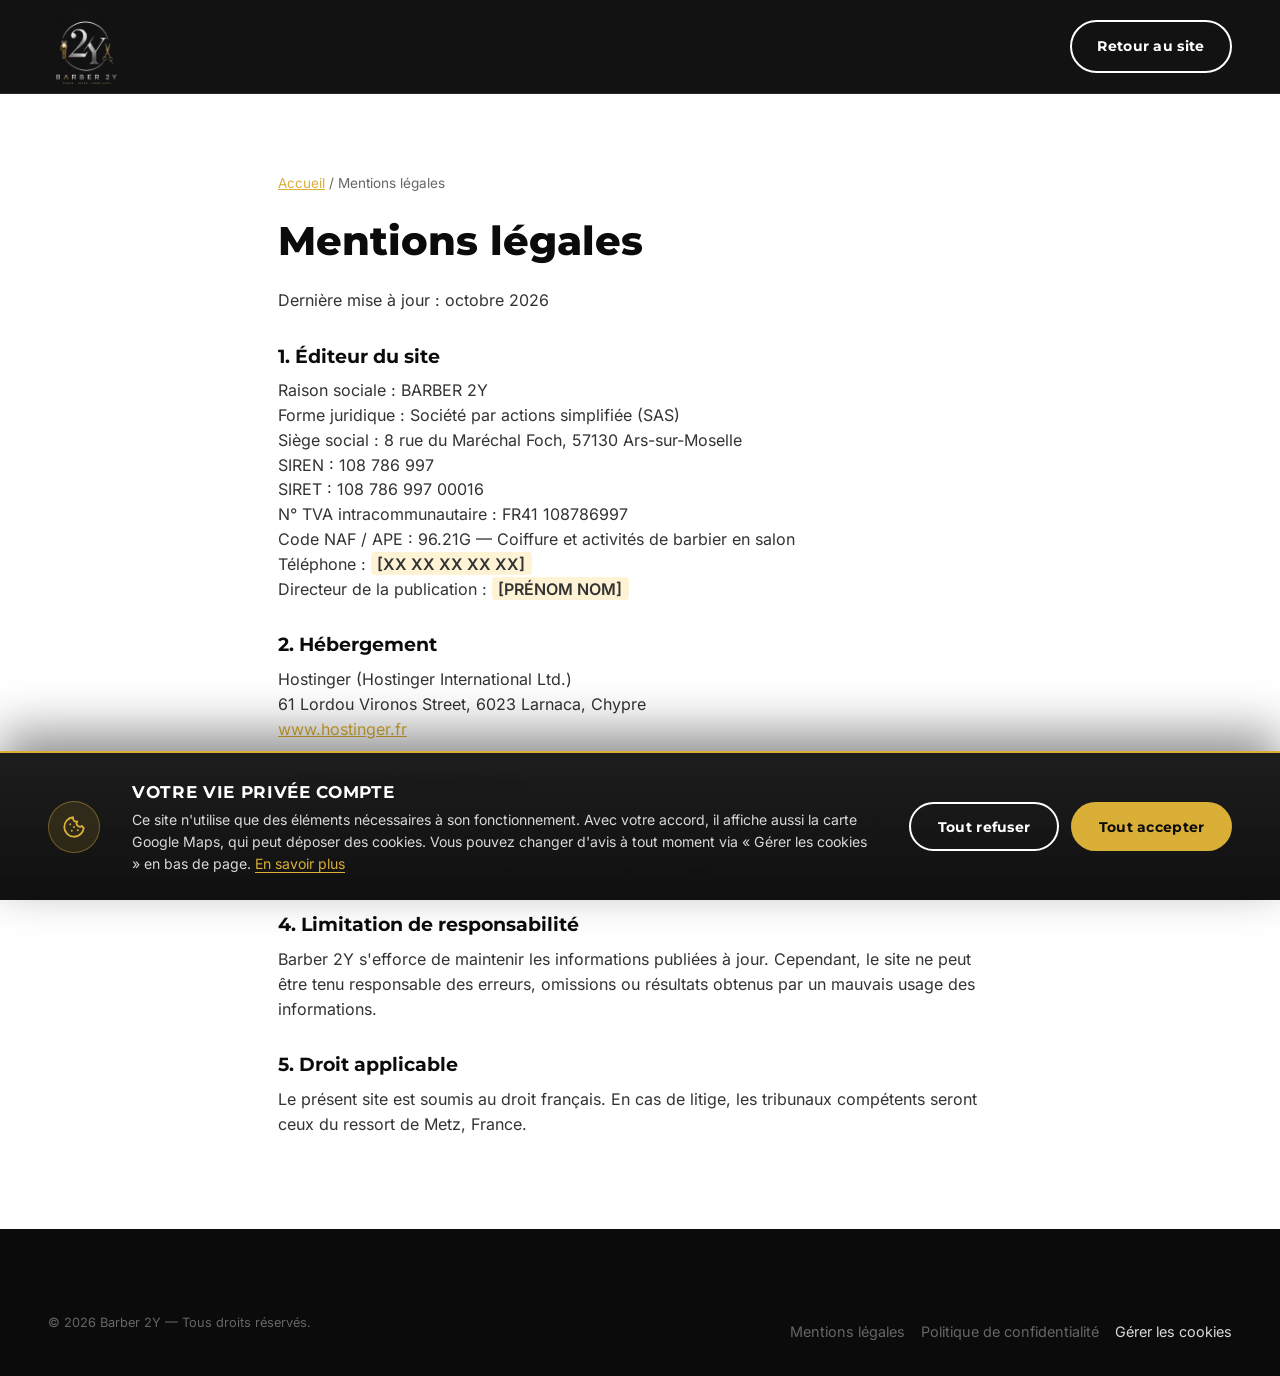
<file: mentions-legales.html>
<!doctype html>
<html lang="fr">
<head>
  <meta charset="UTF-8" />
  <meta name="viewport" content="width=device-width, initial-scale=1.0" />
  <title>Mentions légales — Barber 2Y</title>
  <meta name="description" content="Mentions légales du site Barber 2Y : éditeur, hébergeur et propriété intellectuelle." />
  <meta name="robots" content="index, follow" />
  <link rel="canonical" href="https://www.barber2y.fr/mentions-legales.html" />
  <link rel="icon" href="favicon.ico" sizes="32x32" />
  <link rel="manifest" href="manifest.json" />
  <meta name="theme-color" content="#0b0b0b" />
  <link rel="preload" href="fonts/montserrat-latin.woff2" as="font" type="font/woff2" crossorigin />
  <link rel="preload" href="fonts/inter-latin.woff2" as="font" type="font/woff2" crossorigin />
  <link rel="stylesheet" href="style.css" />
</head>
<body>
  <header class="header">
    <div class="container header__inner">
      <a href="index.html" class="brand" aria-label="Barber 2Y — accueil">
        <picture><source srcset="images/logo/logo-header-160.webp" type="image/webp" /><img class="brand__wordmark" src="images/logo/logo-header-160.png" width="153" height="160" alt="Barber 2Y" /></picture>
      </a>
      <a href="index.html" class="btn btn-outline--light">Retour au site</a>
    </div>
  </header>

  <main class="legal-page">
    <p class="breadcrumb"><a href="index.html">Accueil</a> / Mentions légales</p>
    <h1>Mentions légales</h1>
    <p>Dernière mise à jour : octobre 2026</p>

    <h2>1. Éditeur du site</h2>
    <p>
      Raison sociale : BARBER 2Y<br />
      Forme juridique : Société par actions simplifiée (SAS)<br />
      Siège social : 8 rue du Maréchal Foch, 57130 Ars-sur-Moselle<br />
      SIREN : 108 786 997<br />
      SIRET : 108 786 997 00016<br />
      N° TVA intracommunautaire : FR41 108786997<br />
      Code NAF / APE : 96.21G — Coiffure et activités de barbier en salon<br />
      Téléphone : <span class="placeholder">[XX XX XX XX XX]</span><br />
      Directeur de la publication : <span class="placeholder">[PRÉNOM NOM]</span>
    </p>

    <h2>2. Hébergement</h2>
    <p>
      Hostinger (Hostinger International Ltd.)<br />
      61 Lordou Vironos Street, 6023 Larnaca, Chypre<br />
      <a href="https://www.hostinger.fr" target="_blank" rel="noopener">www.hostinger.fr</a>
    </p>

    <h2>3. Propriété intellectuelle</h2>
    <p>
      L'ensemble des contenus présents sur ce site (textes, images, logos, graphismes) est la propriété
      exclusive de Barber 2Y ou de leurs auteurs respectifs. Toute reproduction, même partielle, est
      strictement interdite sans autorisation préalable écrite.
    </p>

    <h2>4. Limitation de responsabilité</h2>
    <p>
      Barber 2Y s'efforce de maintenir les informations publiées à jour. Cependant, le site ne peut être
      tenu responsable des erreurs, omissions ou résultats obtenus par un mauvais usage des informations.
    </p>

    <h2>5. Droit applicable</h2>
    <p>
      Le présent site est soumis au droit français. En cas de litige, les tribunaux compétents seront
      ceux du ressort de Metz, France.
    </p>
  </main>

  <footer class="footer">
    <div class="container footer__bottom">
      <p>&copy; <span id="year">2026</span> Barber 2Y &mdash; Tous droits réservés.</p>
      <div class="legal-links">
        <a href="mentions-legales.html">Mentions légales</a>
        <a href="confidentialite.html">Politique de confidentialité</a>
        <button type="button" class="legal-links__btn" data-cookie-settings>Gérer les cookies</button>
      </div>
    </div>
  </footer>

  <div class="cookie-banner" id="cookie-banner" role="dialog" aria-labelledby="cookie-title" aria-describedby="cookie-desc" hidden>
    <div class="cookie-banner__inner">
      <span class="cookie-banner__icon" aria-hidden="true">
        <svg viewBox="0 0 24 24" fill="none" stroke="currentColor" stroke-width="1.7" stroke-linecap="round" stroke-linejoin="round"><path d="M21 12.8A9 9 0 1111.2 3a3 3 0 003.8 3.8 3 3 0 004.2 4.2 3 3 0 001.8 1.8z"/><path d="M8.5 9.5h.01M15.5 15h.01M10 15.5h.01M12 12h.01"/></svg>
      </span>
      <div class="cookie-banner__text">
        <p class="cookie-banner__title" id="cookie-title">Votre vie privée compte</p>
        <p id="cookie-desc">
          Ce site n'utilise que des éléments nécessaires à son fonctionnement. Avec votre accord, il affiche aussi
          la carte Google Maps, qui peut déposer des cookies. Vous pouvez changer d'avis à tout moment via
          « Gérer les cookies » en bas de page.
          <a href="confidentialite.html#cookies">En savoir plus</a>
        </p>
      </div>
      <div class="cookie-banner__actions">
        <button class="btn btn-outline--light" id="cookie-refuse" type="button">Tout refuser</button>
        <button class="btn btn-primary" id="cookie-accept" type="button">Tout accepter</button>
      </div>
    </div>
  </div>

  <script src="script.js"></script>
</body>
</html>
</file>
<file: style.css>
/* ==========================================================================
   Barber 2Y — feuille de style
   ========================================================================== */

/* Polices auto-hébergées (pas d'appel à Google Fonts : aucune IP transmise à Google, conforme RGPD) */
@font-face {
  font-family: "Inter";
  font-style: normal;
  font-weight: 400 600;
  font-display: swap;
  src: url("fonts/inter-latin.woff2") format("woff2");
}

@font-face {
  font-family: "Montserrat";
  font-style: normal;
  font-weight: 500 800;
  font-display: swap;
  src: url("fonts/montserrat-latin.woff2") format("woff2");
}

:root {
  /* Couleurs (Charte Graphique) */
  --noir: #0b0b0b;
  --gris-fonce: #333333;
  --gris-moyen: #666666;
  --gris-clair: #d9d9d9;
  --blanc: #ffffff;
  --or: #daaf37;
  --or-clair: #f2c76b;
  --gris-metal: #e6e7ea;
  --chrome: #b9bcc0;

  /* Rôles */
  --bg: var(--blanc);
  --bg-alt: var(--gris-metal);
  --bg-dark: var(--noir);
  --text: var(--gris-fonce);
  --text-muted: var(--gris-moyen);
  --text-on-dark: var(--blanc);
  --accent: var(--or);
  --accent-hover: var(--or-clair);
  --border: var(--gris-clair);

  /* Typo */
  --font-title: "Montserrat", system-ui, sans-serif;
  --font-body: "Inter", system-ui, sans-serif;

  /* Rythme */
  --radius: 12px;
  --shadow: 0 8px 24px rgba(11, 11, 11, 0.08);
  --shadow-lg: 0 16px 40px rgba(11, 11, 11, 0.16);
  --section-pad-y: clamp(3rem, 8vw, 6rem);
  --section-pad-x: clamp(1.25rem, 5vw, 3rem);
  --max-width: 1280px;
  --header-h: 96px;
}

/* ---------- Reset ---------- */
*,
*::before,
*::after {
  box-sizing: border-box;
}

html {
  scroll-behavior: smooth;
  overflow-x: hidden;
  scroll-padding-top: var(--header-h);
}

body {
  margin: 0;
  background: var(--bg);
  color: var(--text);
  font-family: var(--font-body);
  font-weight: 400;
  line-height: 1.55;
  -webkit-font-smoothing: antialiased;
}

img {
  max-width: 100%;
  height: auto;
  display: block;
}

/* L'attribut hidden doit gagner sur les display: flex des composants */
[hidden] {
  display: none !important;
}

/* <picture> ne sert qu'au choix du format (WebP) : l'<img> garde la mise en page */
picture {
  display: contents;
}

a {
  color: inherit;
  text-decoration: none;
}

ul {
  margin: 0;
  padding: 0;
  list-style: none;
}

button {
  font-family: inherit;
  cursor: pointer;
}

h1, h2, h3, h4 {
  font-family: var(--font-title);
  font-weight: 800;
  line-height: 1.15;
  margin: 0 0 0.6em;
  color: var(--noir);
}

h2 {
  font-weight: 700;
}

h3 {
  font-weight: 600;
}

p {
  margin: 0 0 1em;
}

:focus-visible {
  outline: 2px solid var(--accent);
  outline-offset: 2px;
}

/* Skip link */
.skip-link {
  position: absolute;
  left: -999px;
  top: 0;
  background: var(--noir);
  color: var(--blanc);
  padding: 0.75rem 1.25rem;
  z-index: 1000;
  border-radius: 0 0 8px 0;
}

.skip-link:focus {
  left: 0;
}

/* ---------- Layout utils ---------- */
.container {
  max-width: var(--max-width);
  margin-inline: auto;
  padding-inline: var(--section-pad-x);
}

.section {
  padding-block: var(--section-pad-y);
}

.section--alt {
  background: var(--bg-alt);
}

.section--dark {
  background: var(--bg-dark);
  color: var(--gris-clair);
}

.section--dark h2,
.section--dark h3 {
  color: var(--blanc);
}

.section-title {
  text-align: center;
  font-size: clamp(1.75rem, 4vw, 2.5rem);
  margin-bottom: clamp(2rem, 5vw, 3rem);
  text-transform: uppercase;
  letter-spacing: 0.04em;
}

.section-title--left {
  text-align: left;
}

.eyebrow {
  display: inline-block;
  font-family: var(--font-title);
  font-weight: 700;
  font-size: 0.8rem;
  letter-spacing: 0.12em;
  text-transform: uppercase;
  color: var(--accent);
  margin-bottom: 0.5rem;
}

.grid {
  display: grid;
  gap: clamp(1rem, 3vw, 1.75rem);
}

.grid--4 {
  grid-template-columns: repeat(4, 1fr);
}

.grid--3 {
  grid-template-columns: repeat(3, 1fr);
}

.grid--2 {
  grid-template-columns: repeat(2, 1fr);
}

@media (max-width: 1023px) {
  .grid--4 {
    grid-template-columns: repeat(2, 1fr);
  }
}

@media (max-width: 767px) {
  .grid--4,
  .grid--3,
  .grid--2 {
    grid-template-columns: 1fr;
  }
}

/* ---------- Boutons ---------- */
.btn {
  display: inline-flex;
  align-items: center;
  justify-content: center;
  gap: 0.5rem;
  font-family: var(--font-title);
  font-weight: 700;
  font-size: 0.9rem;
  letter-spacing: 0.02em;
  padding: 0.85rem 1.6rem;
  border-radius: 999px;
  border: 2px solid transparent;
  transition: transform 0.15s ease, background-color 0.15s ease, color 0.15s ease, border-color 0.15s ease;
  white-space: nowrap;
}

.btn:hover {
  transform: translateY(-2px);
}

.btn-primary {
  background: var(--accent);
  color: var(--noir);
}

.btn-primary:hover {
  background: var(--accent-hover);
}

.btn-outline {
  background: transparent;
  border-color: var(--noir);
  color: var(--noir);
}

.btn-outline:hover {
  background: var(--noir);
  color: var(--blanc);
}

.btn-outline--light {
  background: transparent;
  border-color: var(--blanc);
  color: var(--blanc);
}

.btn-outline--light:hover {
  background: var(--blanc);
  color: var(--noir);
}

.btn-link {
  font-family: var(--font-title);
  font-weight: 700;
  font-size: 0.9rem;
  color: var(--accent);
  display: inline-flex;
  align-items: center;
  gap: 0.35rem;
  min-height: 44px; /* zone de tap confortable sur mobile */
}

.btn-link:hover {
  color: var(--or-clair);
}

.btn-block {
  width: 100%;
}

/* ---------- Header ---------- */
.header {
  position: fixed;
  top: 0;
  left: 0;
  right: 0;
  z-index: 100;
  background: rgba(11, 11, 11, var(--header-alpha, 0.97));
  border-bottom: 1px solid rgba(255, 255, 255, calc(var(--header-alpha, 0.97) * 0.1));
}

.header__inner {
  display: flex;
  align-items: center;
  justify-content: space-between;
  gap: 1.5rem;
  padding-block: 0.6rem;
}

.brand {
  --brand-h: 74px;
  position: relative;
  display: flex;
  align-items: center;
  z-index: 2;
}

.brand__wordmark {
  height: var(--brand-h);
  width: auto;
  /* filter/scale (et non opacity/transform) : sinon l'animation d'entrée (fill-mode both) bloque le fondu au scroll */
  transition: filter 0.4s ease, scale 0.4s ease;
  animation: medal-spin-in 1.1s cubic-bezier(0.2, 0.7, 0.2, 1) both;
}

.brand__popout {
  position: absolute;
  left: 0;
  top: 6px;
  display: flex;
  align-items: center;
  gap: 0.85rem;
  opacity: 0;
  pointer-events: none;
  transform: translateY(-6px) scale(0.7);
  transform-origin: top left;
  transition: opacity 0.45s cubic-bezier(0.16, 0.8, 0.24, 1), transform 0.45s cubic-bezier(0.16, 0.8, 0.24, 1);
}

.brand__badge {
  height: 108px;
  width: 108px;
  flex-shrink: 0;
  filter: drop-shadow(0 8px 18px rgba(0, 0, 0, 0.55));
}

/* Nom à droite du médaillon au scroll (reprend le lettrage du logo : argent + "2Y" or) */
.brand__name {
  /* Centré sur la hauteur du header (et non sur le médaillon qui déborde en bas) */
  align-self: flex-start;
  margin: calc(var(--brand-h) / 2 - 6px) 0 0;
  transform: translateY(-50%);
  display: flex;
  flex-direction: column;
  gap: 0.35rem;
  white-space: nowrap;
  opacity: 0;
  translate: -10px 0;
  transition: opacity 0.4s ease 0.15s, translate 0.4s cubic-bezier(0.16, 0.8, 0.24, 1) 0.15s;
}

.brand__name-main {
  font-family: var(--font-title);
  font-weight: 600;
  font-size: clamp(1rem, 1.5vw, 1.2rem);
  letter-spacing: 0.32em;
  text-transform: uppercase;
  background: linear-gradient(180deg, #ffffff 0%, var(--chrome) 55%, #8d9095 100%);
  -webkit-background-clip: text;
  background-clip: text;
  color: transparent;
}

.brand__name-accent {
  background: linear-gradient(180deg, var(--or-clair) 0%, var(--or) 60%, #a8841f 100%);
  -webkit-background-clip: text;
  background-clip: text;
  color: transparent;
}

.brand__name-tag {
  font-family: var(--font-title);
  font-weight: 500;
  font-size: clamp(0.5rem, 0.7vw, 0.58rem);
  letter-spacing: 0.3em;
  text-transform: uppercase;
  color: var(--or);
  padding-top: 0.35rem;
  border-top: 1px solid rgba(218, 175, 55, 0.35);
}

.header.is-scrolled .brand__name {
  opacity: 1;
  translate: 0 0;
}

/* Grand écran : on réserve la place du nom pour qu'il ne passe pas sous la nav */
@media (min-width: 1151px) {
  .brand {
    min-width: 330px;
  }
}

/* Entre tablette et petit desktop, la nav prend la place : on garde le médaillon seul */
@media (min-width: 901px) and (max-width: 1150px) {
  .brand__name {
    display: none;
  }
}

@keyframes medal-spin-in {
  from {
    opacity: 0;
    transform: rotate(-220deg) scale(0.4);
  }
  60% {
    opacity: 1;
  }
  to {
    opacity: 1;
    transform: rotate(0deg) scale(1);
  }
}

.header.is-scrolled .brand__wordmark {
  filter: opacity(0);
  scale: 0.85;
}

.header.is-scrolled .brand__popout {
  opacity: 1;
  transform: translateY(0) scale(1);
}

@media (max-width: 640px) {
  .brand__badge {
    height: 84px;
    width: 84px;
  }

  .brand__popout {
    gap: 0.6rem;
  }

  .brand__name-main {
    font-size: 0.9rem;
    letter-spacing: 0.24em;
  }
}

@media (max-width: 480px) {
  .brand__badge {
    height: 72px;
    width: 72px;
  }

  .brand__popout {
    gap: 0.5rem;
  }

  .brand__name-main {
    font-size: 0.78rem;
    letter-spacing: 0.18em;
  }

  .brand__name-tag {
    display: none;
  }
}

@media (max-width: 380px) {
  .brand__badge {
    height: 60px;
    width: 60px;
  }

  .brand__name-main {
    font-size: 0.7rem;
    letter-spacing: 0.14em;
  }
}

@media (max-width: 330px) {
  .brand__name {
    display: none;
  }
}

.nav {
  display: flex;
  align-items: center;
  gap: clamp(1rem, 2vw, 2rem);
}

.nav__link {
  font-family: var(--font-title);
  font-weight: 600;
  font-size: 0.85rem;
  letter-spacing: 0.03em;
  text-transform: uppercase;
  color: var(--gris-clair);
  padding-block: 0.25rem;
  border-bottom: 2px solid transparent;
  transition: border-color 0.15s ease, color 0.15s ease;
}

.nav__link:hover,
.nav__link:focus-visible {
  color: var(--blanc);
  border-color: var(--accent);
}

.nav__link[aria-current="page"] {
  color: var(--blanc);
  border-color: var(--accent);
}

/* Éléments propres au menu mobile, masqués sur grand écran */
.nav__head,
.nav__num,
.nav__foot,
.nav-backdrop {
  display: none;
}

.header__actions {
  display: flex;
  align-items: center;
  gap: 1rem;
}

@media (max-width: 400px) {
  .brand {
    --brand-h: 52px;
  }

  .header__actions {
    gap: 0.5rem;
  }

  .header__actions .btn {
    padding: 0.65rem 1.1rem;
    font-size: 0.8rem;
  }
}

.nav-toggle {
  display: none;
  background: none;
  border: none;
  padding: 0.5rem;
}

.nav-toggle span,
.nav-toggle::before,
.nav-toggle::after {
  content: "";
  display: block;
  width: 24px;
  height: 2px;
  background: var(--blanc);
  margin: 5px 0;
  transition: transform 0.2s ease, opacity 0.2s ease;
}

.nav-toggle {
  cursor: pointer;
}

/* Burger -> croix */
.nav-toggle[aria-expanded="true"] span {
  opacity: 0;
}

.nav-toggle[aria-expanded="true"]::before {
  transform: translateY(7px) rotate(45deg);
}

.nav-toggle[aria-expanded="true"]::after {
  transform: translateY(-7px) rotate(-45deg);
}

/* ---------- Menu mobile : tiroir à droite + fond assombri ---------- */
@media (max-width: 900px) {
  .nav-toggle {
    display: block;
  }

  .nav-backdrop {
    display: block;
    position: fixed;
    inset: 0;
    z-index: 1;
    background: rgba(0, 0, 0, 0.6);
    backdrop-filter: blur(4px);
    opacity: 0;
    transition: opacity 0.3s ease;
  }

  .nav-backdrop.is-visible {
    opacity: 1;
  }

  .nav {
    position: fixed;
    top: 0;
    right: 0;
    bottom: 0;
    z-index: 2;
    width: min(86vw, 380px);
    display: flex;
    flex-direction: column;
    align-items: stretch;
    gap: 0;
    padding: 1rem clamp(1.25rem, 6vw, 2rem) calc(1.5rem + env(safe-area-inset-bottom, 0px));
    background:
      radial-gradient(circle at 100% 0%, rgba(218, 175, 55, 0.12), transparent 45%),
      #0e0e0e;
    border-left: 1px solid rgba(218, 175, 55, 0.25);
    box-shadow: -24px 0 60px rgba(0, 0, 0, 0.55);
    overflow-y: auto;
    transform: translateX(105%);
    visibility: hidden;
    transition: transform 0.4s cubic-bezier(0.16, 0.8, 0.24, 1), visibility 0s linear 0.4s;
  }

  .nav[data-open="true"] {
    transform: translateX(0);
    visibility: visible;
    transition: transform 0.4s cubic-bezier(0.16, 0.8, 0.24, 1), visibility 0s;
  }

  .nav__head {
    display: flex;
    align-items: center;
    justify-content: space-between;
    padding-bottom: 1rem;
    margin-bottom: 0.75rem;
    border-bottom: 1px solid rgba(255, 255, 255, 0.08);
  }

  .nav__logo {
    width: 56px;
    height: 56px;
  }

  .nav__close {
    margin-left: auto;
    display: grid;
    place-items: center;
    width: 44px;
    height: 44px;
    border-radius: 50%;
    border: 1px solid rgba(255, 255, 255, 0.18);
    background: rgba(255, 255, 255, 0.04);
    color: var(--blanc);
    cursor: pointer;
    transition: border-color 0.2s ease, color 0.2s ease, transform 0.3s ease;
  }

  .nav__close:hover,
  .nav__close:focus-visible {
    border-color: var(--accent);
    color: var(--accent);
    transform: rotate(90deg);
  }

  .nav__close svg {
    width: 20px;
    height: 20px;
  }

  .nav__link {
    display: flex;
    align-items: baseline;
    gap: 0.9rem;
    padding: 0.95rem 0.25rem;
    font-size: clamp(1.05rem, 4.6vw, 1.25rem);
    letter-spacing: 0.06em;
    color: var(--blanc);
    border-bottom: 1px solid rgba(255, 255, 255, 0.07);
    opacity: 0;
    translate: 18px 0;
    transition: color 0.2s ease, opacity 0.35s ease, translate 0.45s cubic-bezier(0.16, 0.8, 0.24, 1);
  }

  .nav__link:hover,
  .nav__link:focus-visible,
  .nav__link[aria-current="page"] {
    color: var(--accent);
    border-color: rgba(255, 255, 255, 0.07);
  }

  .nav__num {
    display: inline;
    font-size: 0.7rem;
    letter-spacing: 0.1em;
    color: var(--accent);
    opacity: 0.8;
  }

  /* Entrée en cascade des liens à l'ouverture */
  .nav[data-open="true"] .nav__link {
    opacity: 1;
    translate: 0 0;
  }

  .nav[data-open="true"] .nav__link:nth-of-type(1) { transition-delay: 0.08s; }
  .nav[data-open="true"] .nav__link:nth-of-type(2) { transition-delay: 0.13s; }
  .nav[data-open="true"] .nav__link:nth-of-type(3) { transition-delay: 0.18s; }
  .nav[data-open="true"] .nav__link:nth-of-type(4) { transition-delay: 0.23s; }
  .nav[data-open="true"] .nav__link:nth-of-type(5) { transition-delay: 0.28s; }

  .nav__foot {
    display: flex;
    flex-direction: column;
    gap: 0.85rem;
    margin-top: auto;
    padding-top: 1.75rem;
  }

  .nav__info {
    display: flex;
    align-items: center;
    gap: 0.6rem;
    margin: 0;
    font-size: 0.85rem;
    color: rgba(255, 255, 255, 0.6);
  }

  .nav__info svg {
    width: 18px;
    height: 18px;
    flex-shrink: 0;
    color: var(--accent);
  }

  .nav__info--link:hover {
    color: var(--accent);
  }

  html[data-nav-open="true"] {
    overflow: hidden;
  }
}

@media (max-width: 900px) and (prefers-reduced-motion: reduce) {
  .nav,
  .nav__link,
  .nav-backdrop {
    transition: none !important;
  }
}

/* ---------- Animations ---------- */
.reveal {
  opacity: 0;
  translate: 0 28px;
  transition: opacity 0.7s cubic-bezier(0.16, 0.8, 0.24, 1), translate 0.7s cubic-bezier(0.16, 0.8, 0.24, 1);
  transition-delay: var(--reveal-delay, 0s);
}

.reveal.is-visible {
  opacity: 1;
  translate: 0 0;
}

@keyframes fade-slide-in {
  from {
    opacity: 0;
    transform: translateY(20px);
  }
  to {
    opacity: 1;
    transform: translateY(0);
  }
}

.hero__content {
  animation: fade-slide-in 0.8s cubic-bezier(0.16, 0.8, 0.24, 1) 0.2s both;
}

@media (prefers-reduced-motion: reduce) {
  html {
    scroll-behavior: auto;
  }

  .reveal,
  .hero__content {
    animation: none !important;
    transition: none !important;
    opacity: 1 !important;
    translate: none !important;
  }

  .card,
  .pricing-card,
  .pricing-card--featured,
  .util-card,
  .product-card,
  .btn {
    transition: none !important;
  }

  .back-to-top {
    animation: none !important;
  }

  .brand__wordmark {
    animation: none !important;
    opacity: 1 !important;
    transform: none !important;
  }

  .brand__wordmark,
  .brand__popout {
    transition: none !important;
  }

  .hero__logo {
    animation: none !important;
    opacity: 1 !important;
    transform: none !important;
  }

  .hero__scroll-cue {
    animation: none !important;
  }

  .hero__video {
    display: none;
  }
}

/* ---------- Hero (vidéo plein écran) ---------- */
.hero {
  position: relative;
  min-height: 92vh;
  display: flex;
  flex-direction: column;
  align-items: center;
  justify-content: center;
  text-align: center;
  overflow: hidden;
  background: var(--noir);
  padding-inline: var(--section-pad-x);
  padding-top: calc(var(--header-h) + clamp(1.5rem, 5vw, 3rem));
  /* flèche (56px) + son offset bas : ne chevauche jamais les badges */
  padding-bottom: calc(56px + clamp(2.5rem, 7vw, 4.5rem));
}

.hero__video {
  position: absolute;
  inset: 0;
  width: 100%;
  height: 100%;
  object-fit: cover;
  z-index: 0;
}

.hero__overlay {
  position: absolute;
  inset: 0;
  z-index: 1;
  background: linear-gradient(180deg, rgba(11, 11, 11, 0.6) 0%, rgba(11, 11, 11, 0.72) 55%, rgba(11, 11, 11, 0.92) 100%);
}

.hero__logo {
  width: clamp(96px, 14vw, 132px);
  height: auto;
  filter: drop-shadow(0 10px 24px rgba(0, 0, 0, 0.6));
  margin-bottom: 1.5rem;
  animation: medal-spin-in 1.2s cubic-bezier(0.2, 0.7, 0.2, 1) 0.1s both;
}

.hero__content {
  position: relative;
  z-index: 2;
  max-width: 700px;
  display: flex;
  flex-direction: column;
  align-items: center;
}

.hero__content h1 {
  font-size: clamp(2rem, 5vw, 3.25rem);
  text-transform: uppercase;
  color: var(--blanc);
}

.hero__content h1 .accent {
  color: var(--accent);
  display: block;
}

.hero__content p {
  color: var(--gris-clair);
}

.hero__lead {
  font-family: var(--font-title);
  font-weight: 600;
  letter-spacing: 0.08em;
  text-transform: uppercase;
  font-size: 0.85rem;
  color: var(--gris-clair);
  margin-bottom: 1.5rem;
}

.hero__cta {
  display: flex;
  flex-wrap: wrap;
  justify-content: center;
  gap: 1rem;
  margin-block: 1.75rem;
}

.hero__badges {
  display: grid;
  grid-template-columns: repeat(4, 1fr);
  gap: 1rem;
  margin-top: 2rem;
}

.hero__badge {
  display: flex;
  flex-direction: column;
  align-items: center;
  gap: 0.4rem;
  text-align: center;
  font-family: var(--font-title);
  font-size: 0.75rem;
  font-weight: 600;
  letter-spacing: 0.03em;
  text-transform: uppercase;
  color: var(--gris-clair);
}

.hero__badge svg {
  width: 26px;
  height: 26px;
  color: var(--accent);
}

@media (max-width: 500px) {
  .hero__badges {
    grid-template-columns: repeat(2, 1fr);
  }
}

.hero__scroll-cue {
  position: absolute;
  left: 50%;
  bottom: clamp(1.25rem, 4vw, 2.5rem);
  z-index: 2;
  width: 56px;
  height: 56px;
  border-radius: 50%;
  border: 2px solid var(--accent);
  display: flex;
  align-items: center;
  justify-content: center;
  color: var(--accent);
  background: rgba(11, 11, 11, 0.35);
  animation: bounce-arrow 1.8s ease-in-out infinite;
}

.hero__scroll-cue:hover {
  background: var(--accent);
  color: var(--noir);
}

.hero__scroll-cue svg {
  width: 26px;
  height: 26px;
}

@keyframes bounce-arrow {
  0%,
  100% {
    transform: translate(-50%, 0);
  }
  50% {
    transform: translate(-50%, 10px);
  }
}

/* ---------- Placeholders images ---------- */
.ph {
  --ar: 4 / 3;
  aspect-ratio: var(--ar);
  width: 100%;
  border-radius: var(--radius);
  background: linear-gradient(135deg, var(--gris-metal), var(--chrome));
  display: flex;
  flex-direction: column;
  align-items: center;
  justify-content: center;
  gap: 0.5rem;
  color: var(--gris-fonce);
  text-align: center;
  padding: 1rem;
  overflow: hidden;
  transition: transform 0.5s ease;
}

.ph svg {
  width: 32px;
  height: 32px;
  opacity: 0.55;
}

.ph span {
  font-family: var(--font-title);
  font-size: 0.75rem;
  font-weight: 700;
  letter-spacing: 0.04em;
  text-transform: uppercase;
  opacity: 0.65;
}

.ph--hero {
  --ar: 4 / 3;
}

.ph--square {
  --ar: 1 / 1;
}

.ph--wide {
  --ar: 16 / 9;
}

.ph--tall {
  --ar: 3 / 4;
}

/* ---------- Cartes prestations ---------- */
.card {
  background: var(--blanc);
  border-radius: var(--radius);
  overflow: hidden;
  box-shadow: var(--shadow);
  display: flex;
  flex-direction: column;
  position: relative;
  transition: transform 0.35s cubic-bezier(0.16, 0.8, 0.24, 1), box-shadow 0.35s ease;
}

.card:hover {
  transform: translateY(-6px);
  box-shadow: var(--shadow-lg);
}

.card:hover .ph,
.product-card:hover .ph,
.card:hover .card__img {
  transform: scale(1.04);
}

.card__img {
  width: 100%;
  aspect-ratio: 1 / 1;
  object-fit: cover;
  display: block;
  transition: transform 0.5s ease;
}

.card__body {
  padding: 1.25rem;
}

.card__badge {
  position: absolute;
  top: 0.75rem;
  right: 0.75rem;
  background: var(--accent);
  color: var(--noir);
  font-family: var(--font-title);
  font-size: 0.7rem;
  font-weight: 700;
  padding: 0.3rem 0.6rem;
  border-radius: 999px;
  text-transform: uppercase;
  z-index: 1;
}

.card__price {
  font-family: var(--font-title);
  font-weight: 700;
  color: var(--accent);
  margin: 0.35rem 0 0.75rem;
}

/* ---------- Abonnements ---------- */
.pricing-card {
  background: var(--blanc);
  border: 2px solid var(--border);
  border-radius: var(--radius);
  padding: 1.75rem 1.5rem;
  text-align: center;
  position: relative;
  display: flex;
  flex-direction: column;
  transition: transform 0.35s cubic-bezier(0.16, 0.8, 0.24, 1), box-shadow 0.35s ease, border-color 0.35s ease;
}

.pricing-card:hover {
  transform: translateY(-6px);
  box-shadow: var(--shadow-lg);
  border-color: var(--accent);
}

.pricing-card--featured {
  border-color: var(--accent);
  box-shadow: var(--shadow-lg);
  transform: translateY(-8px);
}

.pricing-card--featured:hover {
  transform: translateY(-13px);
}

.pricing-card__badge {
  position: absolute;
  top: -14px;
  left: 50%;
  transform: translateX(-50%);
  background: var(--accent);
  color: var(--noir);
  font-family: var(--font-title);
  font-size: 0.7rem;
  font-weight: 700;
  padding: 0.3rem 0.9rem;
  border-radius: 999px;
  text-transform: uppercase;
  white-space: nowrap;
}

.pricing-card__name {
  font-family: var(--font-title);
  font-weight: 700;
  font-size: 0.85rem;
  letter-spacing: 0.05em;
  text-transform: uppercase;
  color: var(--text-muted);
}

.pricing-card__price {
  font-family: var(--font-title);
  font-size: 2.5rem;
  font-weight: 800;
  color: var(--noir);
  margin: 0.5rem 0;
}

.pricing-card__price span {
  font-size: 1rem;
  font-weight: 500;
  color: var(--text-muted);
}

.pricing-card__features {
  text-align: left;
  margin: 1.25rem 0;
  flex-grow: 1;
}

.pricing-card__features li {
  display: flex;
  align-items: flex-start;
  gap: 0.5rem;
  padding-block: 0.4rem;
  font-size: 0.9rem;
  border-bottom: 1px solid var(--border);
}

.pricing-card__features li:last-child {
  border-bottom: none;
}

.pricing-card__features svg {
  width: 16px;
  height: 16px;
  color: var(--accent);
  flex-shrink: 0;
  margin-top: 3px;
}

/* Bloc utilitaire (fidélité / file d'attente / réservation rapide) */
.util-card {
  background: var(--blanc);
  border-radius: var(--radius);
  padding: 1.75rem 1.5rem;
  box-shadow: var(--shadow);
  text-align: center;
  display: flex;
  flex-direction: column;
  align-items: center;
  transition: transform 0.35s cubic-bezier(0.16, 0.8, 0.24, 1), box-shadow 0.35s ease;
}

.util-card:hover {
  transform: translateY(-6px);
  box-shadow: var(--shadow-lg);
}

.util-card__title {
  font-family: var(--font-title);
  font-weight: 700;
  text-transform: uppercase;
  font-size: 0.95rem;
  letter-spacing: 0.03em;
  margin-bottom: 0.5rem;
}

.util-card__big {
  font-family: var(--font-title);
  font-weight: 800;
  font-size: 2rem;
  color: var(--accent);
  margin: 0.5rem 0;
}

.dots {
  display: flex;
  gap: 0.4rem;
  margin: 0.75rem 0;
}

.dots span {
  width: 12px;
  height: 12px;
  border-radius: 50%;
  background: var(--border);
}

.dots span[data-filled="true"] {
  background: var(--accent);
}

.progress {
  width: 100%;
  height: 8px;
  border-radius: 999px;
  background: var(--border);
  overflow: hidden;
  margin-block: 0.75rem;
}

.progress__bar {
  height: 100%;
  background: var(--accent);
  border-radius: inherit;
}

.util-card__list {
  text-align: left;
  margin: 1rem 0;
  width: 100%;
}

.util-card__list li {
  display: flex;
  gap: 0.5rem;
  align-items: flex-start;
  font-size: 0.85rem;
  color: var(--text-muted);
  padding-block: 0.3rem;
}

.util-card__list svg {
  width: 15px;
  height: 15px;
  color: var(--accent);
  flex-shrink: 0;
  margin-top: 3px;
}

/* ---------- Salon ---------- */
.salon {
  display: grid;
  grid-template-columns: 1fr 1fr;
  gap: clamp(2rem, 5vw, 3.5rem);
  align-items: center;
}

@media (max-width: 900px) {
  .salon {
    grid-template-columns: 1fr;
  }
}

.salon__perks {
  display: flex;
  flex-wrap: wrap;
  gap: 1.5rem;
  margin: 1.5rem 0;
}

.salon__perk {
  display: flex;
  align-items: center;
  gap: 0.5rem;
  font-family: var(--font-title);
  font-weight: 600;
  font-size: 0.85rem;
  color: var(--text-muted);
}

.salon__perk svg {
  width: 20px;
  height: 20px;
  color: var(--accent);
}

/* ---------- Produits ---------- */
.product-card {
  transition: transform 0.35s cubic-bezier(0.16, 0.8, 0.24, 1);
}

.product-card:hover {
  transform: translateY(-6px);
}

.product-card__body {
  padding: 1rem 0.25rem 0;
  text-align: center;
}

.product-card__price {
  font-family: var(--font-title);
  font-weight: 700;
  color: var(--noir);
  margin: 0.25rem 0 0.6rem;
}

/* ---------- Social ---------- */
.social-grid {
  display: grid;
  grid-template-columns: repeat(4, 1fr);
  gap: 0.75rem;
}

.social-grid .ph:hover {
  transform: scale(1.04);
}

@media (max-width: 767px) {
  .social-grid {
    grid-template-columns: repeat(2, 1fr);
  }
}

/* ---------- Footer ---------- */
.footer {
  background: var(--noir);
  color: var(--gris-clair);
  padding-block: clamp(2.5rem, 6vw, 4rem) 1.5rem;
}

.footer__grid {
  display: grid;
  grid-template-columns: 1.2fr 1fr 1fr 1fr;
  gap: clamp(1.5rem, 4vw, 2.5rem);
  padding-bottom: 2.5rem;
  border-bottom: 1px solid rgba(255, 255, 255, 0.12);
}

@media (max-width: 900px) {
  .footer__grid {
    grid-template-columns: 1fr 1fr;
  }
}

@media (max-width: 560px) {
  .footer__grid {
    grid-template-columns: 1fr;
  }
}

.footer__brand img {
  height: clamp(64px, 8vw, 88px);
  width: auto;
  margin-bottom: 0.75rem;
}

.footer h4 {
  color: var(--blanc);
  font-size: 0.8rem;
  letter-spacing: 0.08em;
  text-transform: uppercase;
  margin-bottom: 1rem;
}

.footer ul li {
  padding-block: 0.1rem;
}

.footer ul a {
  display: inline-block;
  padding-block: 0.4rem;
}

.footer a {
  color: var(--gris-clair);
  font-size: 0.9rem;
  transition: color 0.15s ease;
}

.footer a:hover {
  color: var(--accent);
}

.footer a.btn-primary,
.footer a.btn-primary:hover {
  color: var(--noir);
}

.footer__social {
  display: flex;
  gap: 0.75rem;
  margin-top: 1rem;
}

.footer__social a {
  width: 36px;
  height: 36px;
  border-radius: 50%;
  border: 1px solid rgba(255, 255, 255, 0.25);
  display: flex;
  align-items: center;
  justify-content: center;
}

.footer__social svg {
  width: 16px;
  height: 16px;
}

.footer__bottom {
  display: flex;
  flex-wrap: wrap;
  justify-content: space-between;
  gap: 0.75rem;
  padding-top: 1.25rem;
  font-size: 0.8rem;
  color: var(--text-muted);
}

.footer__bottom a {
  color: var(--text-muted);
}

.footer__bottom a:hover {
  color: var(--accent);
}

.legal-links {
  display: flex;
  gap: 0 1rem;
  flex-wrap: wrap;
}

.legal-links a {
  display: inline-block;
  padding-block: 0.5rem;
}

/* ---------- Contact ---------- */
.contact {
  display: grid;
  grid-template-columns: 1fr 1fr;
  gap: clamp(2rem, 5vw, 3.5rem);
}

@media (max-width: 900px) {
  .contact {
    grid-template-columns: 1fr;
  }
}

.contact__address {
  color: var(--blanc);
  text-decoration: underline;
  text-decoration-color: rgba(218, 175, 55, 0.6);
  text-underline-offset: 4px;
  transition: color 0.2s ease, text-decoration-color 0.2s ease;
}

.contact__address:hover,
.contact__address:focus-visible {
  color: var(--accent);
  text-decoration-color: var(--accent);
}

.contact__infos li {
  display: flex;
  gap: 0.75rem;
  align-items: flex-start;
  padding-block: 0.6rem;
  border-bottom: 1px solid rgba(255, 255, 255, 0.12);
}

.contact__infos svg {
  width: 20px;
  height: 20px;
  color: var(--accent);
  flex-shrink: 0;
  margin-top: 2px;
}

/* ---------- Horaires ---------- */
.hours__title {
  font-size: clamp(1.5rem, 3.5vw, 2rem);
  text-transform: uppercase;
  margin: 0 0 1rem;
}

.hours__list {
  list-style: none;
  margin: 0 0 1.75rem;
  padding: 0;
}

.hours__list li {
  display: flex;
  align-items: center;
  gap: 0.75rem;
  padding-block: clamp(0.7rem, 1.6vw, 0.95rem);
  border-bottom: 1px solid rgba(255, 255, 255, 0.08);
}

.hours__day {
  font-family: var(--font-title);
  font-size: clamp(0.72rem, 1.6vw, 0.8rem);
  font-weight: 600;
  letter-spacing: 0.22em;
  text-transform: uppercase;
  color: rgba(255, 255, 255, 0.65);
}

.hours__time {
  margin-left: auto;
  font-family: var(--font-title);
  font-size: clamp(0.95rem, 2vw, 1.05rem);
  font-weight: 600;
  color: rgba(255, 255, 255, 0.88);
  white-space: nowrap;
}

.hours__list li[data-closed="true"] .hours__day {
  color: rgba(255, 255, 255, 0.3);
}

.hours__list li[data-closed="true"] .hours__time {
  color: rgba(255, 255, 255, 0.25);
}

.hours__badge {
  font-family: var(--font-title);
  font-size: 0.6rem;
  font-weight: 600;
  letter-spacing: 0.18em;
  text-transform: uppercase;
  color: var(--accent);
  background: rgba(218, 175, 55, 0.15);
  padding: 0.2rem 0.5rem;
  border-radius: 4px;
}

.hours__list li.is-today {
  border-bottom-color: rgba(218, 175, 55, 0.45);
}

.hours__list li.is-today .hours__day,
.hours__list li.is-today .hours__time {
  color: var(--accent);
}

/* ---------- Bouton retour en haut ---------- */
.back-to-top {
  position: fixed;
  right: 1.5rem;
  bottom: 5.5rem;
  width: 52px;
  height: 52px;
  border-radius: 50%;
  background: var(--noir);
  border: 1.5px solid var(--accent);
  color: var(--accent);
  display: flex;
  align-items: center;
  justify-content: center;
  z-index: 150;
  opacity: 0;
  visibility: hidden;
  translate: 0 16px;
  box-shadow: 0 0 8px 1px rgba(218, 175, 55, 0.35), 0 0 18px 4px rgba(218, 175, 55, 0.12);
  transition: opacity 0.35s ease, translate 0.35s ease, bottom 0.3s ease, box-shadow 0.3s ease,
    transform 0.2s ease, background 0.2s ease, color 0.2s ease;
}

.back-to-top svg {
  width: 22px;
  height: 22px;
}

.back-to-top.is-visible {
  opacity: 1;
  visibility: visible;
  translate: 0 0;
  animation: neon-pulse 2.6s ease-in-out infinite;
}

.back-to-top.cookie-dismissed {
  bottom: 1.5rem;
}

.back-to-top:hover,
.back-to-top:focus-visible {
  background: var(--accent);
  color: var(--noir);
  transform: translateY(-4px) scale(1.06);
  box-shadow: 0 0 22px 4px rgba(218, 175, 55, 0.55), 0 0 46px 10px rgba(218, 175, 55, 0.25);
}

.back-to-top:focus-visible {
  outline: 2px solid var(--blanc);
  outline-offset: 3px;
}

@keyframes neon-pulse {
  0%,
  100% {
    box-shadow: 0 0 8px 1px rgba(218, 175, 55, 0.35), 0 0 18px 4px rgba(218, 175, 55, 0.12);
  }
  50% {
    box-shadow: 0 0 14px 3px rgba(218, 175, 55, 0.6), 0 0 30px 8px rgba(218, 175, 55, 0.28);
  }
}

/* ---------- Cookie banner ---------- */
/* ---------- Carte (Google Maps chargée après consentement) ---------- */
.map {
  margin-top: 1.75rem;
}

.map__frame {
  position: relative;
  aspect-ratio: 16 / 10;
  border-radius: var(--radius);
  overflow: hidden;
  border: 1px solid rgba(255, 255, 255, 0.1);
  background: #141414;
}

@media (max-width: 600px) {
  .map__frame {
    aspect-ratio: 4 / 3;
  }
}

.map__frame iframe {
  position: absolute;
  inset: 0;
  width: 100%;
  height: 100%;
  border: 0;
}

.map__placeholder {
  position: absolute;
  inset: 0;
  display: flex;
  flex-direction: column;
  align-items: center;
  justify-content: center;
  gap: 0.9rem;
  padding: 1.25rem;
  text-align: center;
  background:
    radial-gradient(circle at 50% 40%, rgba(218, 175, 55, 0.08), transparent 60%),
    repeating-linear-gradient(45deg, rgba(255, 255, 255, 0.025) 0 1px, transparent 1px 22px),
    #141414;
}

.map__placeholder svg {
  width: 34px;
  height: 34px;
  color: var(--accent);
}

.map__address {
  margin: 0;
  color: var(--blanc);
  font-weight: 500;
  line-height: 1.4;
}

.map__note {
  margin: 0;
  max-width: 300px;
  font-size: 0.72rem;
  line-height: 1.5;
  color: rgba(255, 255, 255, 0.45);
}

.map__note a {
  color: var(--accent);
  text-decoration: underline;
}

.map__go {
  margin: 1.25rem auto 0;
  display: flex;
  width: fit-content;
  align-items: center;
  gap: 0.5rem;
}

.map__go svg {
  width: 18px;
  height: 18px;
  color: var(--accent);
}

/* ---------- Choix de l'appli d'itinéraire ---------- */
.directions {
  width: min(420px, calc(100vw - 2rem));
  padding: clamp(1.5rem, 5vw, 2rem);
  border: 1px solid rgba(218, 175, 55, 0.25);
  border-radius: 16px;
  background: #111;
  color: var(--blanc);
  box-shadow: 0 24px 60px rgba(0, 0, 0, 0.6);
}

.directions::backdrop {
  background: rgba(0, 0, 0, 0.7);
  backdrop-filter: blur(3px);
}

.directions__title {
  margin: 0 0 0.35rem;
  font-size: clamp(1.25rem, 4vw, 1.5rem);
  text-transform: uppercase;
  color: var(--blanc);
}

.directions__addr {
  margin: 0 0 1.25rem;
  font-size: 0.9rem;
  color: rgba(255, 255, 255, 0.6);
}

.directions__apps {
  display: grid;
  gap: 0.6rem;
  margin-bottom: 1rem;
}

.directions__app {
  display: flex;
  align-items: center;
  gap: 0.9rem;
  min-height: 56px;
  padding: 0.6rem 1rem;
  border-radius: 12px;
  border: 1px solid rgba(255, 255, 255, 0.12);
  background: rgba(255, 255, 255, 0.04);
  font-family: var(--font-title);
  font-weight: 600;
  transition: border-color 0.2s ease, background-color 0.2s ease, transform 0.2s ease;
}

.directions__app:hover,
.directions__app:focus-visible {
  border-color: var(--accent);
  background: rgba(218, 175, 55, 0.08);
  transform: translateX(3px);
}

.directions__icon {
  display: grid;
  place-items: center;
  width: 38px;
  height: 38px;
  border-radius: 10px;
  flex-shrink: 0;
}

.directions__icon svg {
  width: 22px;
  height: 22px;
}

.directions__icon--gmaps {
  background: #fff;
}

.directions__icon--waze {
  background: #33ccff;
}

.directions__icon--apple {
  background: linear-gradient(135deg, #3a9bfc, #1d6fe0);
}

/* Bouton "Gérer les cookies" dans le footer (aspect lien) */
.legal-links__btn {
  padding: 0.5rem 0;
  border: 0;
  background: none;
  color: var(--gris-clair);
  font: inherit;
  font-size: 0.9rem;
  cursor: pointer;
}

.legal-links__btn:hover {
  color: var(--accent);
}

/* ---------- Bandeau cookies : barre pleine largeur en bas d'écran ---------- */
.cookie-banner {
  position: fixed;
  left: 0;
  right: 0;
  bottom: 0;
  z-index: 200;
  background: linear-gradient(180deg, rgba(22, 22, 22, 0.97), rgba(11, 11, 11, 0.98));
  backdrop-filter: blur(8px);
  border-top: 2px solid var(--accent);
  box-shadow: 0 -18px 50px rgba(0, 0, 0, 0.45);
  color: var(--gris-clair);
  padding: clamp(1.1rem, 2.5vw, 1.6rem) var(--section-pad-x);
  padding-bottom: calc(clamp(1.1rem, 2.5vw, 1.6rem) + env(safe-area-inset-bottom, 0px));
  animation: cookie-slide-up 0.5s cubic-bezier(0.16, 0.8, 0.24, 1) both;
}

@keyframes cookie-slide-up {
  from {
    transform: translateY(100%);
    opacity: 0;
  }
  to {
    transform: translateY(0);
    opacity: 1;
  }
}

.cookie-banner__inner {
  max-width: var(--max-width);
  margin-inline: auto;
  display: flex;
  align-items: center;
  gap: clamp(1rem, 2.5vw, 2rem);
}

.cookie-banner__icon {
  flex-shrink: 0;
  display: grid;
  place-items: center;
  width: 52px;
  height: 52px;
  border-radius: 50%;
  background: rgba(218, 175, 55, 0.12);
  border: 1px solid rgba(218, 175, 55, 0.4);
  color: var(--accent);
}

.cookie-banner__icon svg {
  width: 26px;
  height: 26px;
}

.cookie-banner__text {
  flex: 1;
  min-width: 0;
}

.cookie-banner__text p {
  margin: 0;
  font-size: clamp(0.82rem, 1.1vw, 0.92rem);
  line-height: 1.55;
}

.cookie-banner .cookie-banner__title {
  margin-bottom: 0.25rem;
  font-family: var(--font-title);
  font-size: clamp(0.95rem, 1.4vw, 1.05rem);
  font-weight: 700;
  letter-spacing: 0.04em;
  text-transform: uppercase;
  color: var(--blanc);
}

.cookie-banner__text a {
  color: var(--accent);
  text-decoration: underline;
  text-underline-offset: 3px;
  white-space: nowrap;
}

.cookie-banner__actions {
  flex-shrink: 0;
  display: flex;
  gap: 0.75rem;
}

.cookie-banner__actions .btn {
  min-width: 150px;
  justify-content: center;
}

/* Tablette : le texte passe au-dessus des boutons */
@media (max-width: 900px) {
  .cookie-banner__inner {
    flex-wrap: wrap;
  }

  .cookie-banner__text {
    flex: 1 1 0;
  }

  .cookie-banner__actions {
    width: 100%;
  }

  .cookie-banner__actions .btn {
    flex: 1;
  }
}

/* Mobile : icône masquée, texte compact, deux boutons côte à côte */
@media (max-width: 480px) {
  .cookie-banner__icon {
    display: none;
  }

  .cookie-banner__text {
    flex-basis: 100%;
  }

  .cookie-banner__text p {
    font-size: 0.8rem;
  }

  .cookie-banner__actions {
    gap: 0.5rem;
  }

  .cookie-banner__actions .btn {
    min-width: 0;
    padding: 0.75rem 0.5rem;
    font-size: 0.82rem;
  }
}

@media (prefers-reduced-motion: reduce) {
  .cookie-banner {
    animation: none;
  }
}

/* ---------- Pages légales ---------- */
.legal-page {
  padding-block: clamp(3rem, 6vw, 5rem);
  margin-top: var(--header-h);
  max-width: 820px;
  margin-inline: auto;
  padding-inline: var(--section-pad-x);
}

.legal-page h1 {
  font-size: clamp(1.75rem, 4vw, 2.5rem);
}

.legal-page h2 {
  font-size: 1.2rem;
  margin-top: 2rem;
}

.legal-page ul {
  list-style: disc;
  padding-left: 1.25rem;
  margin: 0.5rem 0 1rem;
}

.legal-page li {
  margin-bottom: 0.35rem;
}

.legal-table {
  overflow-x: auto;
  margin: 1rem 0 1.25rem;
  border: 1px solid var(--border);
  border-radius: 8px;
}

.legal-table table {
  width: 100%;
  min-width: 560px;
  border-collapse: collapse;
  font-size: 0.85rem;
}

.legal-table th,
.legal-table td {
  padding: 0.6rem 0.75rem;
  text-align: left;
  vertical-align: top;
  border-bottom: 1px solid var(--border);
}

.legal-table th {
  background: var(--bg-alt);
  font-family: var(--font-title);
  font-weight: 600;
}

.legal-table tr:last-child td {
  border-bottom: 0;
}

/* Mobile : chaque ligne du tableau devient une carte lisible */
@media (max-width: 640px) {
  .legal-table {
    border: 0;
    overflow: visible;
  }

  .legal-table table {
    min-width: 0;
  }

  .legal-table thead {
    display: none;
  }

  .legal-table tr {
    display: block;
    margin-bottom: 0.75rem;
    border: 1px solid var(--border);
    border-radius: 8px;
  }

  .legal-table td {
    display: grid;
    grid-template-columns: 7.5rem 1fr;
    gap: 0.5rem;
  }

  .legal-table td::before {
    content: attr(data-label);
    font-family: var(--font-title);
    font-weight: 600;
  }

  .legal-table tr:last-child td {
    border-bottom: 1px solid var(--border);
  }

  .legal-table tr td:last-child {
    border-bottom: 0;
  }
}

.legal-inline-btn {
  padding: 0;
  border: 0;
  background: none;
  font: inherit;
  color: var(--accent);
  text-decoration: underline;
  cursor: pointer;
}

.legal-page a {
  color: var(--accent);
  text-decoration: underline;
}

.legal-page .placeholder {
  background: #fff3d6;
  padding: 0.1em 0.4em;
  border-radius: 4px;
  font-weight: 600;
}

.breadcrumb {
  font-size: 0.85rem;
  color: var(--text-muted);
  margin-bottom: 1.5rem;
}

.breadcrumb a {
  color: var(--accent);
}
</file>
